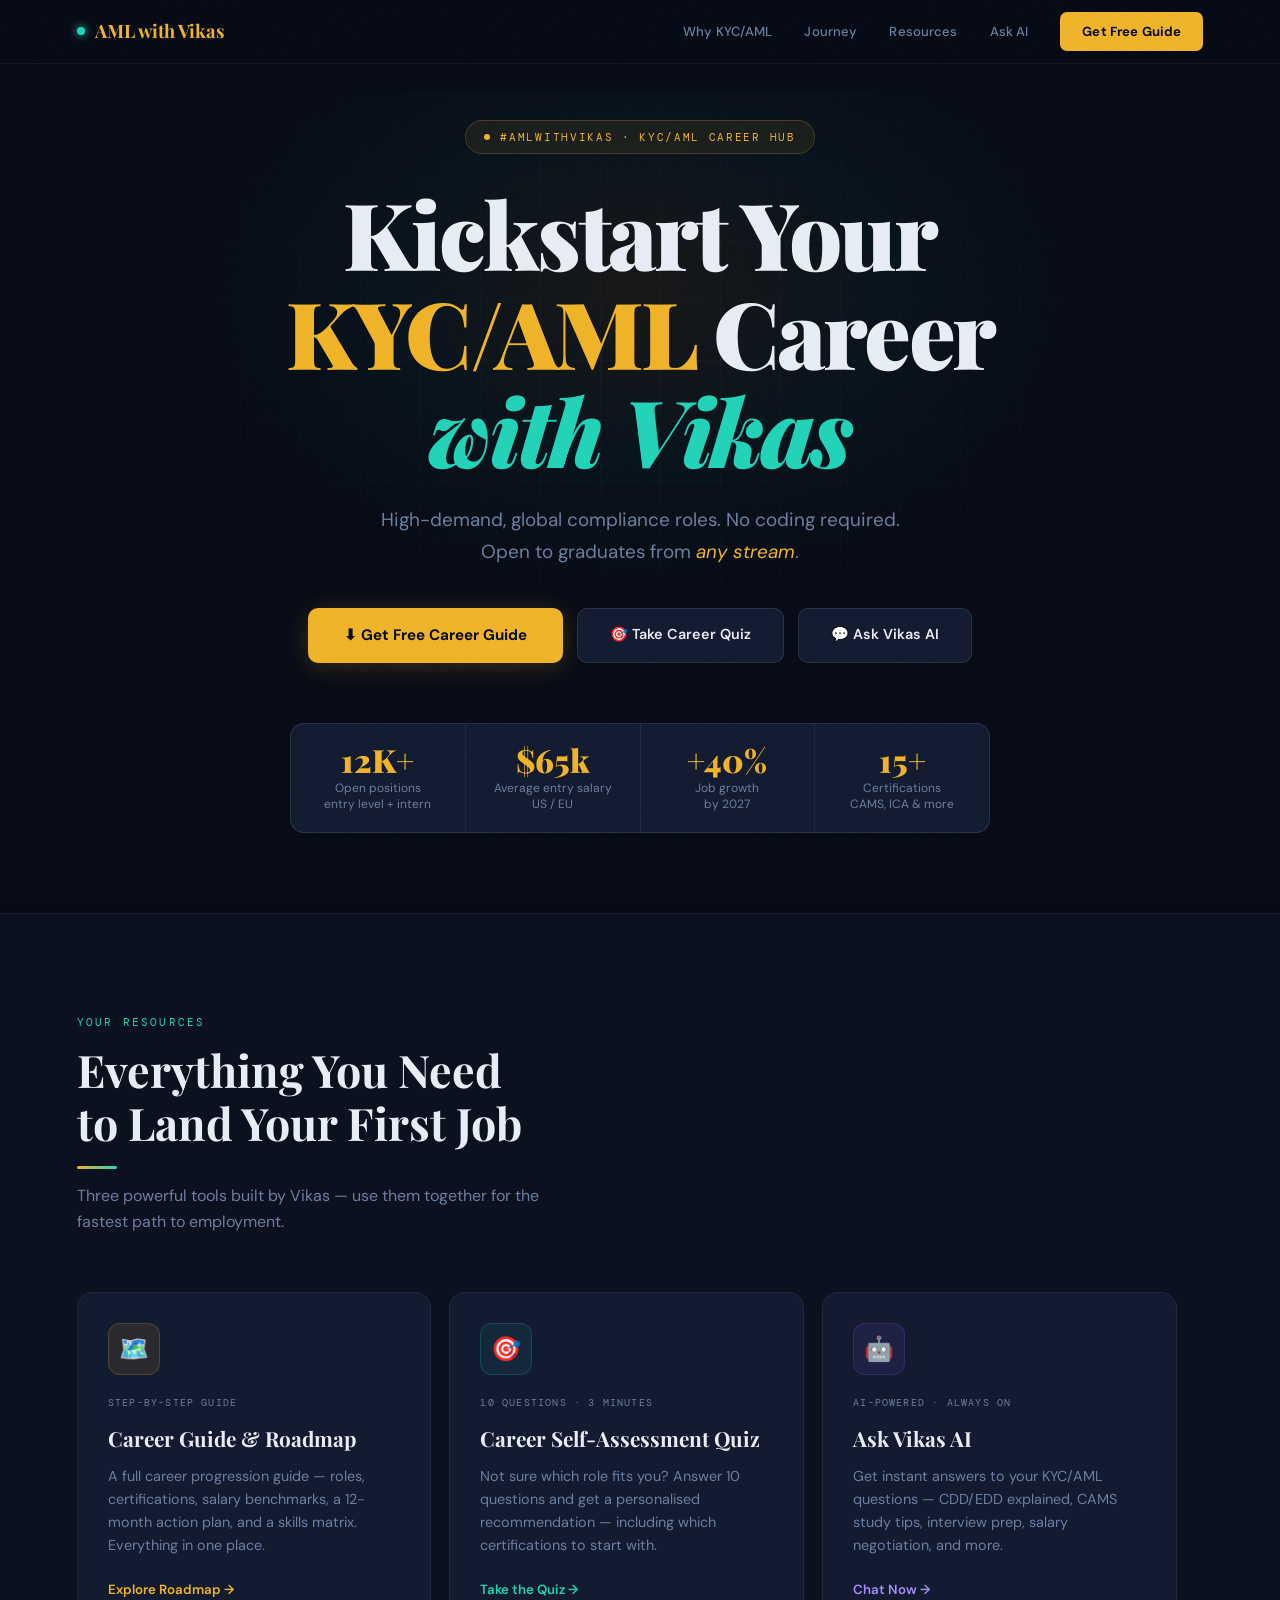
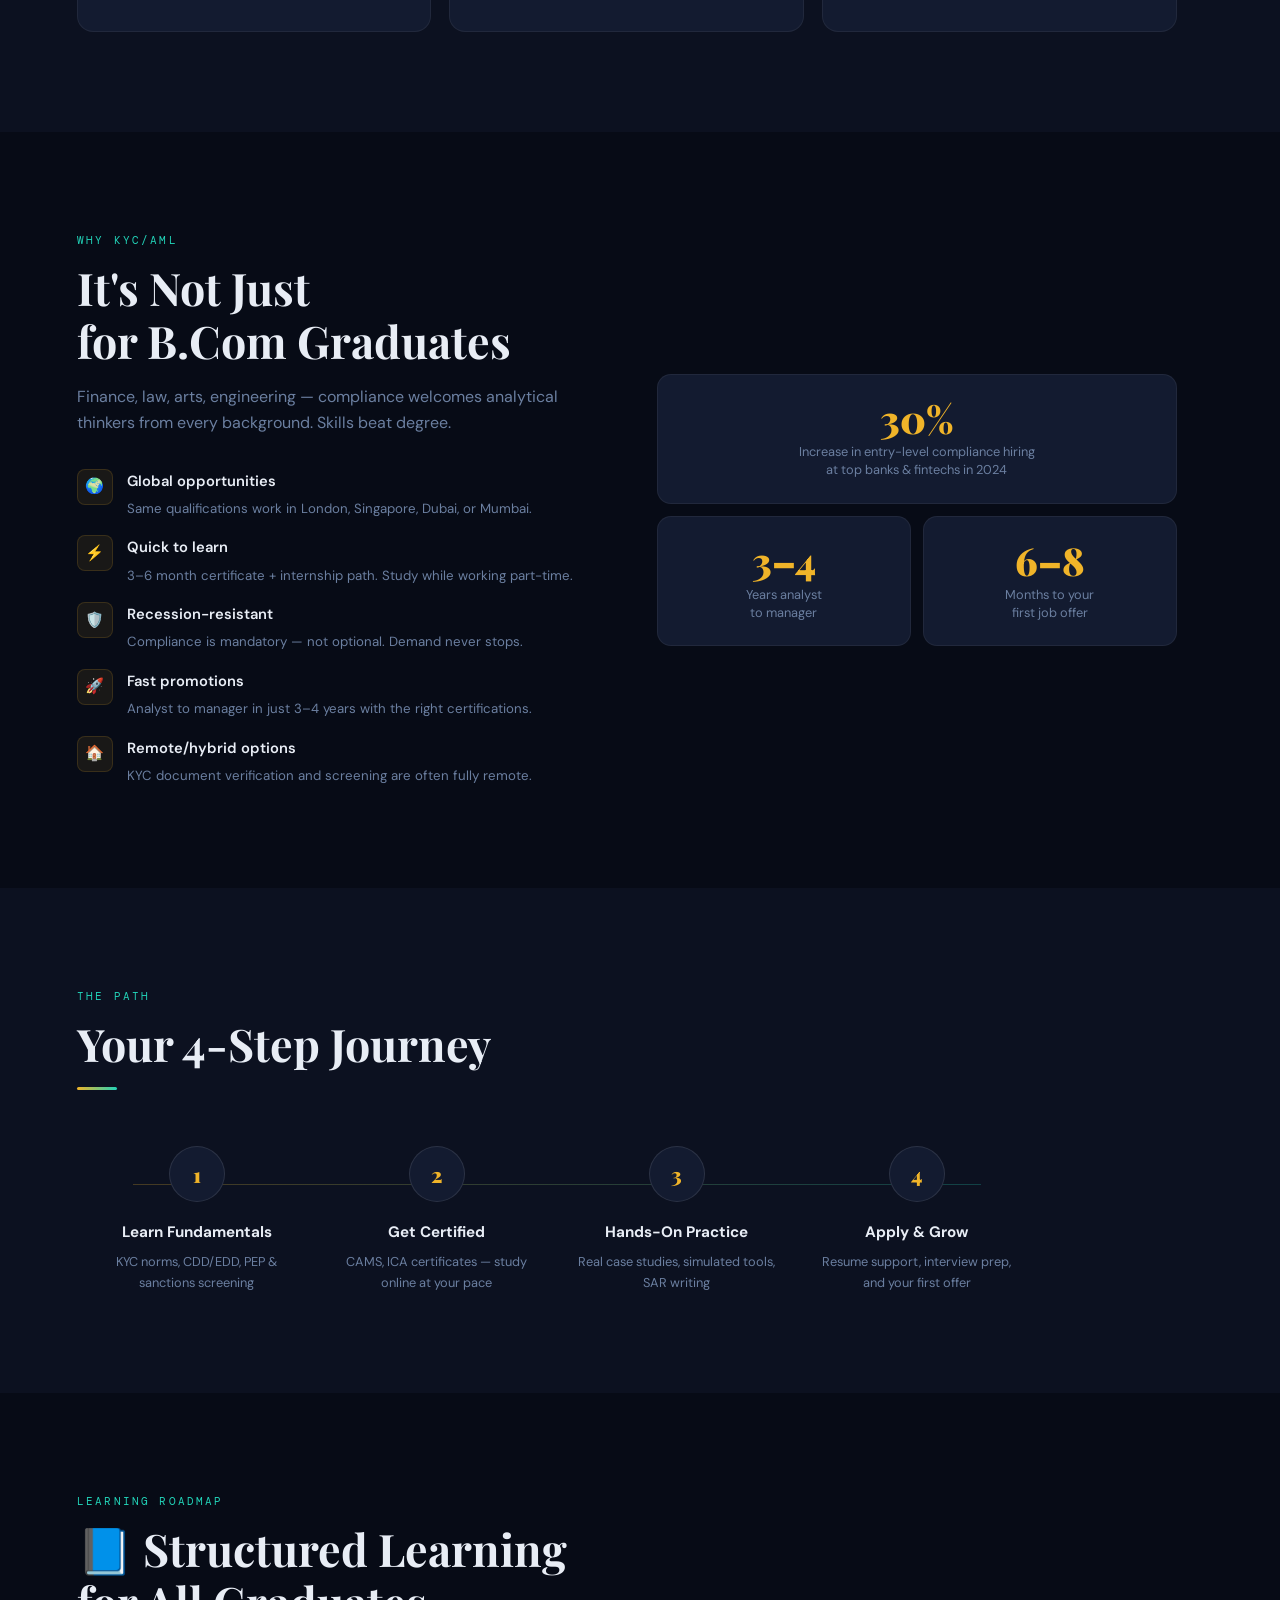
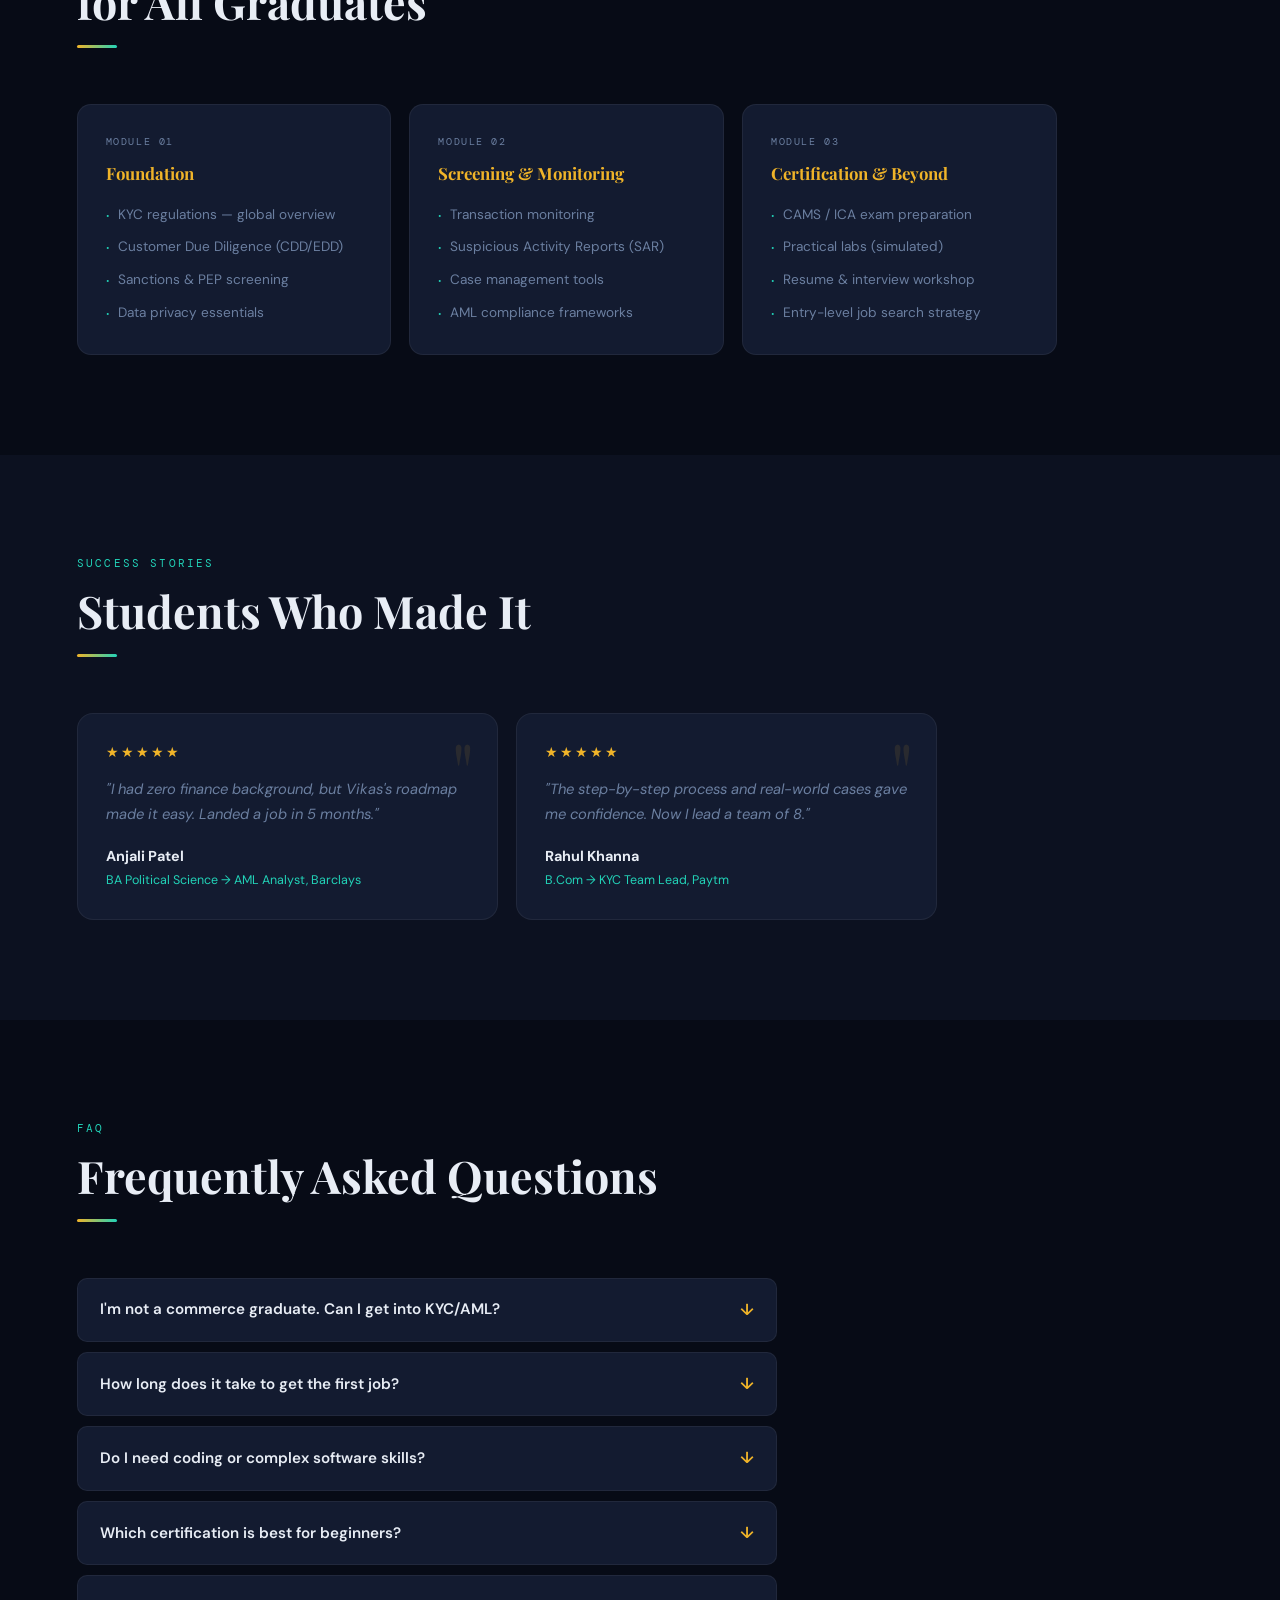
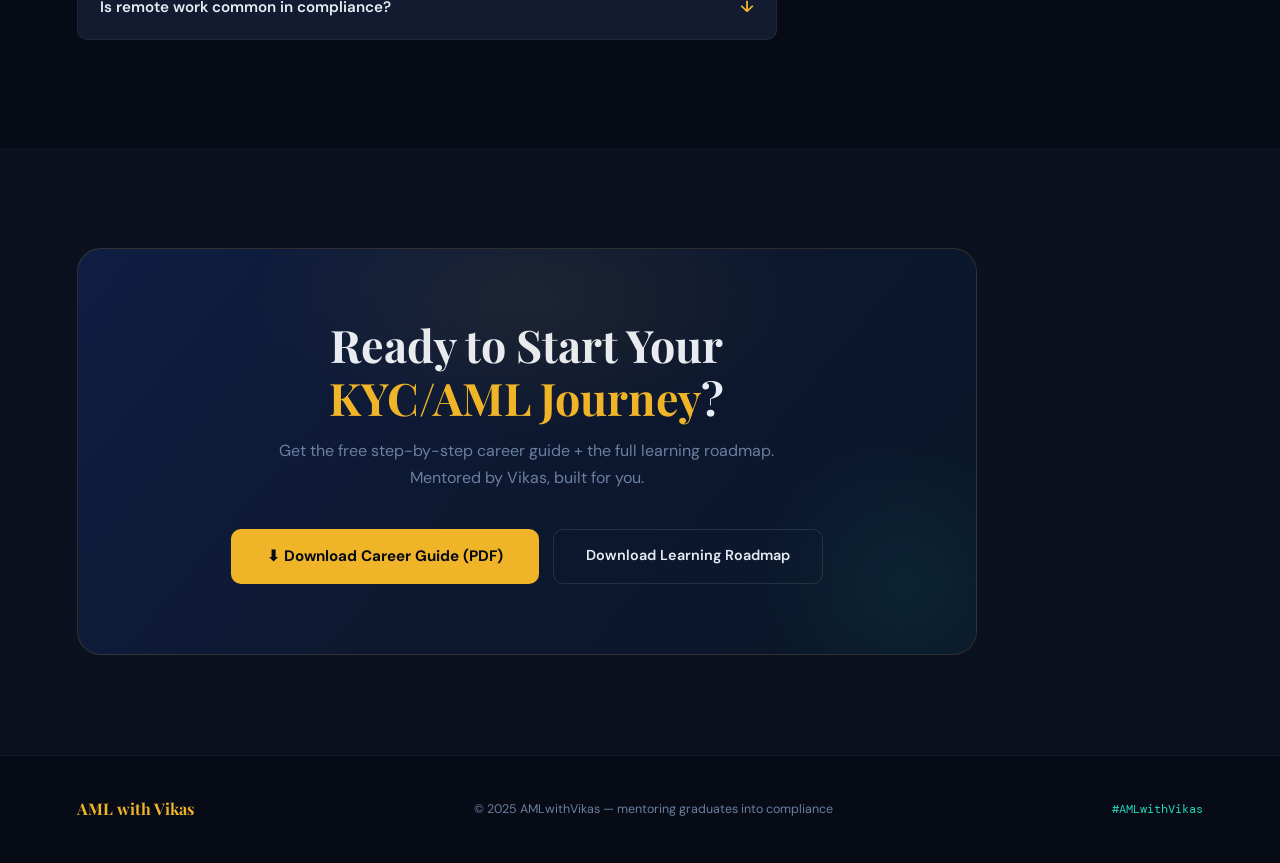
<file: index.html>
<!DOCTYPE html>
<html lang="en">
<head>
<meta charset="UTF-8"/>
<meta name="viewport" content="width=device-width, initial-scale=1.0"/>
<title>KYC/AML Career Hub — AML with Vikas</title>
<link href="https://fonts.googleapis.com/css2?family=Playfair+Display:ital,wght@0,700;0,900;1,700&family=DM+Sans:wght@300;400;500;600&family=DM+Mono:wght@400;500&display=swap" rel="stylesheet"/>
<style>
  :root {
    --bg: #070b16;
    --bg2: #0c1120;
    --surface: #131b30;
    --surface2: #1a2440;
    --gold: #f0b429;
    --gold2: #ffd166;
    --teal: #22d3b8;
    --teal2: #06b6d4;
    --text: #e8edf5;
    --muted: #6b7fa0;
    --border: rgba(255,255,255,0.06);
    --border2: rgba(255,255,255,0.1);
  }

  *, *::before, *::after { box-sizing: border-box; margin: 0; padding: 0; }

  html { scroll-behavior: smooth; }

  body {
    background: var(--bg);
    color: var(--text);
    font-family: 'DM Sans', sans-serif;
    font-size: 16px;
    line-height: 1.65;
    overflow-x: hidden;
  }

  /* GRAIN */
  body::before {
    content: '';
    position: fixed; inset: 0;
    background-image: url("data:image/svg+xml,%3Csvg viewBox='0 0 300 300' xmlns='http://www.w3.org/2000/svg'%3E%3Cfilter id='n'%3E%3CfeTurbulence type='fractalNoise' baseFrequency='0.85' numOctaves='4' stitchTiles='stitch'/%3E%3C/filter%3E%3Crect width='100%25' height='100%25' filter='url(%23n)' opacity='0.045'/%3E%3C/svg%3E");
    pointer-events: none; z-index: 9999; opacity: 0.4;
  }

  /* ── NAV ── */
  nav {
    position: fixed; top: 0; left: 0; right: 0; z-index: 100;
    background: rgba(7,11,22,0.88);
    backdrop-filter: blur(20px) saturate(1.8);
    border-bottom: 1px solid var(--border);
    padding: 0 6%;
    height: 64px;
    display: flex; align-items: center; justify-content: space-between;
  }
  .nav-brand {
    display: flex; align-items: center; gap: 10px;
    font-family: 'Playfair Display', serif;
    font-size: 1.15rem; font-weight: 700; color: var(--gold);
    text-decoration: none;
  }
  .nav-brand-dot {
    width: 8px; height: 8px; border-radius: 50%;
    background: var(--teal);
    box-shadow: 0 0 8px var(--teal);
  }
  .nav-links { display: flex; align-items: center; gap: 32px; }
  .nav-links a {
    font-size: 0.82rem; color: var(--muted);
    text-decoration: none; font-weight: 500;
    transition: color 0.2s; letter-spacing: 0.01em;
  }
  .nav-links a:hover { color: var(--text); }
  .nav-cta {
    background: var(--gold) !important; color: #070b16 !important;
    font-weight: 700 !important; padding: 9px 22px !important;
    border-radius: 7px; font-size: 0.82rem !important;
    transition: transform 0.2s, box-shadow 0.2s !important;
  }
  .nav-cta:hover { transform: translateY(-1px) !important; box-shadow: 0 6px 18px rgba(240,180,41,0.3) !important; color: #070b16 !important; }
  @media (max-width: 700px) { .nav-links { gap: 16px; } .nav-links a:not(.nav-cta):not(:last-child) { display: none; } }

  /* ── HERO ── */
  .hero {
    min-height: 100vh;
    display: flex; flex-direction: column;
    align-items: center; justify-content: center;
    text-align: center;
    padding: 120px 6% 80px;
    position: relative;
    overflow: hidden;
  }

  /* Ambient glows */
  .hero::before {
    content: '';
    position: absolute; top: 10%; left: 50%; transform: translateX(-50%);
    width: 900px; height: 500px;
    background: radial-gradient(ellipse at 50% 40%, rgba(240,180,41,0.07) 0%, rgba(34,211,184,0.04) 40%, transparent 70%);
    pointer-events: none;
  }
  .hero::after {
    content: '';
    position: absolute; bottom: 0; left: 0; right: 0; height: 200px;
    background: linear-gradient(to bottom, transparent, var(--bg));
    pointer-events: none;
  }

  /* Grid lines bg */
  .hero-grid {
    position: absolute; inset: 0;
    background-image:
      linear-gradient(rgba(255,255,255,0.025) 1px, transparent 1px),
      linear-gradient(90deg, rgba(255,255,255,0.025) 1px, transparent 1px);
    background-size: 60px 60px;
    mask-image: radial-gradient(ellipse 80% 60% at 50% 40%, black, transparent);
    pointer-events: none;
  }

  .hero-inner { position: relative; z-index: 1; max-width: 860px; }

  .hero-eyebrow {
    display: inline-flex; align-items: center; gap: 10px;
    background: rgba(240,180,41,0.08);
    border: 1px solid rgba(240,180,41,0.2);
    border-radius: 100px;
    padding: 7px 18px; margin-bottom: 30px;
    animation: fadeUp 0.6s ease both;
  }
  .hero-eyebrow-dot {
    width: 6px; height: 6px; border-radius: 50%;
    background: var(--gold); flex-shrink: 0;
  }
  .hero-eyebrow span {
    font-family: 'DM Mono', monospace; font-size: 0.7rem;
    letter-spacing: 0.15em; text-transform: uppercase; color: var(--gold);
  }

  h1 {
    font-family: 'Playfair Display', serif;
    font-size: clamp(2.8rem, 8vw, 5.8rem);
    font-weight: 900; line-height: 1.06;
    letter-spacing: -0.03em; margin-bottom: 24px;
    animation: fadeUp 0.7s 0.1s ease both;
  }
  h1 .gold { color: var(--gold); }
  h1 .italic { font-style: italic; color: var(--teal); }
  h1 .outline {
    -webkit-text-stroke: 1.5px rgba(255,255,255,0.25);
    color: transparent;
  }

  .hero-sub {
    font-size: clamp(1rem, 2vw, 1.18rem);
    color: var(--muted); max-width: 540px; margin: 0 auto 40px;
    animation: fadeUp 0.7s 0.2s ease both;
    line-height: 1.7;
  }

  .hero-actions {
    display: flex; justify-content: center; flex-wrap: wrap; gap: 14px;
    margin-bottom: 60px;
    animation: fadeUp 0.7s 0.3s ease both;
  }
  .btn-hero-primary {
    background: var(--gold); color: #070b16;
    font-weight: 700; font-size: 0.95rem;
    padding: 15px 36px; border-radius: 10px;
    text-decoration: none; display: inline-block;
    transition: transform 0.2s, box-shadow 0.2s;
    box-shadow: 0 4px 24px rgba(240,180,41,0.2);
  }
  .btn-hero-primary:hover { transform: translateY(-2px); box-shadow: 0 12px 36px rgba(240,180,41,0.35); }
  .btn-hero-secondary {
    background: var(--surface); color: var(--text);
    font-weight: 600; font-size: 0.9rem;
    padding: 14px 32px; border-radius: 10px;
    border: 1px solid var(--border2);
    text-decoration: none; display: inline-block;
    transition: border-color 0.2s, background 0.2s;
  }
  .btn-hero-secondary:hover { border-color: var(--teal); background: var(--surface2); }

  /* STATS ROW */
  .stats-row {
    display: flex; justify-content: center; flex-wrap: wrap; gap: 0;
    animation: fadeUp 0.7s 0.4s ease both;
    border: 1px solid var(--border2);
    border-radius: 14px; overflow: hidden;
    max-width: 700px; margin: 0 auto;
    background: var(--surface);
  }
  .stat {
    flex: 1; min-width: 140px;
    padding: 20px 24px;
    border-right: 1px solid var(--border);
    text-align: center;
    position: relative;
  }
  .stat:last-child { border-right: none; }
  .stat-num {
    font-family: 'Playfair Display', serif;
    font-size: 2rem; font-weight: 900;
    color: var(--gold); line-height: 1;
    margin-bottom: 4px;
  }
  .stat-label { font-size: 0.75rem; color: var(--muted); line-height: 1.35; }

  /* ── TOOLS ── */
  .tools-section {
    padding: 100px 6%;
    background: var(--bg2);
    border-top: 1px solid var(--border);
  }
  .section-header { margin-bottom: 56px; }
  .section-label {
    font-family: 'DM Mono', monospace; font-size: 0.68rem;
    letter-spacing: 0.2em; text-transform: uppercase; color: var(--teal);
    display: block; margin-bottom: 12px;
  }
  h2 {
    font-family: 'Playfair Display', serif;
    font-size: clamp(1.8rem, 4vw, 2.8rem);
    font-weight: 700; line-height: 1.18; margin-bottom: 12px;
  }
  .section-desc { color: var(--muted); max-width: 480px; font-size: 1rem; }
  .divider { width: 40px; height: 3px; background: linear-gradient(90deg, var(--gold), var(--teal)); border-radius: 2px; margin: 16px 0 0; }

  .tools-grid {
    display: grid;
    grid-template-columns: repeat(auto-fit, minmax(280px, 1fr));
    gap: 18px;
    max-width: 1100px;
  }
  .tool-card {
    background: var(--surface);
    border: 1px solid var(--border);
    border-radius: 16px;
    padding: 30px;
    text-decoration: none; color: inherit;
    display: flex; flex-direction: column;
    transition: transform 0.25s, border-color 0.25s, box-shadow 0.25s;
    position: relative; overflow: hidden;
  }
  .tool-card::before {
    content: '';
    position: absolute; top: 0; left: 0; right: 0; height: 2px;
    opacity: 0; transition: opacity 0.25s;
  }
  .tool-card.gold-accent::before { background: linear-gradient(90deg, var(--gold), var(--gold2)); }
  .tool-card.teal-accent::before { background: linear-gradient(90deg, var(--teal), var(--teal2)); }
  .tool-card.purple-accent::before { background: linear-gradient(90deg, #8b5cf6, #a78bfa); }
  .tool-card:hover { transform: translateY(-5px); border-color: rgba(255,255,255,0.12); box-shadow: 0 20px 60px rgba(0,0,0,0.5); }
  .tool-card:hover::before { opacity: 1; }

  .tool-icon-wrap {
    width: 52px; height: 52px; border-radius: 12px;
    display: flex; align-items: center; justify-content: center;
    font-size: 1.5rem; margin-bottom: 20px;
    border: 1px solid var(--border);
  }
  .tool-icon-wrap.gold-bg { background: rgba(240,180,41,0.1); border-color: rgba(240,180,41,0.2); }
  .tool-icon-wrap.teal-bg { background: rgba(34,211,184,0.08); border-color: rgba(34,211,184,0.2); }
  .tool-icon-wrap.purple-bg { background: rgba(139,92,246,0.1); border-color: rgba(139,92,246,0.2); }
  .tool-tag {
    font-family: 'DM Mono', monospace; font-size: 0.62rem;
    letter-spacing: 0.12em; text-transform: uppercase;
    margin-bottom: 10px; color: var(--muted);
  }
  .tool-title {
    font-family: 'Playfair Display', serif;
    font-size: 1.3rem; font-weight: 700; margin-bottom: 10px;
  }
  .tool-desc { color: var(--muted); font-size: 0.9rem; line-height: 1.6; flex: 1; margin-bottom: 22px; }
  .tool-link {
    font-size: 0.83rem; font-weight: 600;
    display: flex; align-items: center; gap: 6px;
    transition: gap 0.2s;
  }
  .tool-card:hover .tool-link { gap: 10px; }
  .tool-card.gold-accent .tool-link { color: var(--gold); }
  .tool-card.teal-accent .tool-link { color: var(--teal); }
  .tool-card.purple-accent .tool-link { color: #a78bfa; }

  /* ── WHY SECTION ── */
  .why-section { padding: 100px 6%; }
  .why-grid {
    display: grid;
    grid-template-columns: 1fr 1fr;
    gap: 60px; align-items: center;
    max-width: 1100px;
  }
  @media (max-width: 768px) { .why-grid { grid-template-columns: 1fr; gap: 40px; } }
  .why-left h2 { margin-bottom: 16px; }
  .why-left p { color: var(--muted); margin-bottom: 32px; }
  .why-list { list-style: none; display: flex; flex-direction: column; gap: 14px; }
  .why-item {
    display: flex; gap: 14px; align-items: flex-start;
  }
  .why-icon {
    width: 36px; height: 36px; flex-shrink: 0;
    border-radius: 8px;
    background: rgba(240,180,41,0.08);
    border: 1px solid rgba(240,180,41,0.15);
    display: flex; align-items: center; justify-content: center;
    font-size: 0.95rem;
  }
  .why-text strong { display: block; font-size: 0.92rem; font-weight: 600; margin-bottom: 2px; }
  .why-text span { font-size: 0.83rem; color: var(--muted); }

  .why-right {
    display: grid; grid-template-columns: 1fr 1fr; gap: 12px;
  }
  .metric-card {
    background: var(--surface);
    border: 1px solid var(--border);
    border-radius: 14px; padding: 24px 20px;
    text-align: center;
  }
  .metric-card:nth-child(1) { grid-column: span 2; }
  .metric-num {
    font-family: 'Playfair Display', serif;
    font-size: 2.4rem; font-weight: 900;
    color: var(--gold); line-height: 1; margin-bottom: 6px;
  }
  .metric-label { font-size: 0.8rem; color: var(--muted); line-height: 1.4; }

  /* ── JOURNEY STEPS ── */
  .journey-section { padding: 100px 6%; background: var(--bg2); }
  .steps-row {
    display: flex; flex-wrap: wrap; gap: 0;
    max-width: 960px;
    position: relative;
  }
  .steps-row::before {
    content: '';
    position: absolute; top: 38px; left: 56px; right: 56px; height: 1px;
    background: linear-gradient(90deg, var(--gold), var(--teal));
    opacity: 0.25;
  }
  @media (max-width: 700px) { .steps-row::before { display: none; } }
  .step {
    flex: 1; min-width: 180px;
    padding: 0 20px 0;
    text-align: center;
  }
  .step-circle {
    width: 56px; height: 56px; border-radius: 50%;
    background: var(--surface); border: 1px solid var(--border2);
    display: flex; align-items: center; justify-content: center;
    margin: 0 auto 18px;
    font-family: 'Playfair Display', serif;
    font-size: 1.3rem; font-weight: 900; color: var(--gold);
    position: relative; z-index: 1;
    transition: background 0.25s, border-color 0.25s;
  }
  .step:hover .step-circle {
    background: rgba(240,180,41,0.1);
    border-color: rgba(240,180,41,0.4);
  }
  .step-title { font-weight: 700; font-size: 0.95rem; margin-bottom: 6px; }
  .step-desc { font-size: 0.8rem; color: var(--muted); }

  /* ── MODULES ── */
  .modules-section { padding: 100px 6%; }
  .modules-grid {
    display: grid;
    grid-template-columns: repeat(3, 1fr);
    gap: 18px; max-width: 980px;
  }
  @media (max-width: 768px) { .modules-grid { grid-template-columns: 1fr; } }
  .module-card {
    background: var(--surface);
    border: 1px solid var(--border);
    border-radius: 14px; padding: 28px;
    transition: transform 0.25s, border-color 0.25s;
  }
  .module-card:hover { transform: translateY(-3px); border-color: rgba(240,180,41,0.2); }
  .module-num {
    font-family: 'DM Mono', monospace; font-size: 0.65rem;
    letter-spacing: 0.15em; text-transform: uppercase;
    color: var(--muted); margin-bottom: 10px;
  }
  .module-title {
    font-family: 'Playfair Display', serif;
    font-size: 1.05rem; font-weight: 700; margin-bottom: 16px;
    color: var(--gold);
  }
  .module-list { list-style: none; display: flex; flex-direction: column; gap: 8px; }
  .module-list li {
    font-size: 0.85rem; color: var(--muted);
    display: flex; gap: 9px; align-items: flex-start;
  }
  .module-list li::before {
    content: '·'; color: var(--teal); flex-shrink: 0;
    font-size: 1.1rem; line-height: 1.4;
  }

  /* ── TESTIMONIALS ── */
  .testimonials { padding: 100px 6%; background: var(--bg2); }
  .testi-grid { display: grid; grid-template-columns: 1fr 1fr; gap: 18px; max-width: 860px; }
  @media (max-width: 600px) { .testi-grid { grid-template-columns: 1fr; } }
  .testi-card {
    background: var(--surface);
    border: 1px solid var(--border);
    border-radius: 16px; padding: 28px;
    position: relative;
  }
  .testi-card::before {
    content: '"';
    position: absolute; top: 16px; right: 22px;
    font-family: 'Playfair Display', serif;
    font-size: 5rem; color: rgba(240,180,41,0.1);
    line-height: 1;
  }
  .stars { color: var(--gold); font-size: 0.85rem; margin-bottom: 12px; letter-spacing: 2px; }
  .testi-text { font-size: 0.92rem; color: var(--muted); line-height: 1.7; margin-bottom: 18px; font-style: italic; }
  .testi-name { font-weight: 700; font-size: 0.9rem; margin-bottom: 2px; }
  .testi-role { font-size: 0.78rem; color: var(--teal); }

  /* ── FAQ ── */
  .faq-section { padding: 100px 6%; }
  .faq-list { max-width: 700px; display: flex; flex-direction: column; gap: 2px; }
  .faq-item {
    background: var(--surface);
    border: 1px solid var(--border);
    border-radius: 10px; overflow: hidden;
    margin-bottom: 8px;
  }
  .faq-q {
    padding: 18px 22px; font-weight: 600; font-size: 0.95rem;
    cursor: pointer;
    display: flex; justify-content: space-between; align-items: center;
    user-select: none;
    transition: background 0.2s;
  }
  .faq-q:hover { background: var(--surface2); }
  .faq-arrow { color: var(--gold); font-size: 1rem; transition: transform 0.25s; flex-shrink: 0; }
  .faq-a {
    max-height: 0; overflow: hidden;
    transition: max-height 0.35s ease, padding 0.25s;
    font-size: 0.88rem; color: var(--muted); line-height: 1.7;
    padding: 0 22px;
  }
  .faq-item.open .faq-a { max-height: 200px; padding: 0 22px 18px; }
  .faq-item.open .faq-arrow { transform: rotate(180deg); }

  /* ── CTA ── */
  .cta-section {
    padding: 100px 6%;
    background: var(--bg2);
  }
  .cta-box {
    background: linear-gradient(130deg, #0f1e42 0%, #0d1830 50%, #091628 100%);
    border: 1px solid rgba(240,180,41,0.15);
    border-radius: 24px;
    padding: 70px 60px;
    text-align: center;
    position: relative; overflow: hidden;
    max-width: 900px;
  }
  .cta-box::before {
    content: '';
    position: absolute; top: -100px; left: 50%; transform: translateX(-50%);
    width: 600px; height: 300px;
    background: radial-gradient(ellipse, rgba(240,180,41,0.07), transparent 65%);
    pointer-events: none;
  }
  .cta-box::after {
    content: '';
    position: absolute; bottom: -80px; right: -80px;
    width: 300px; height: 300px;
    background: radial-gradient(circle, rgba(34,211,184,0.07), transparent 70%);
    pointer-events: none;
  }
  .cta-box h2 { font-size: clamp(1.8rem, 4vw, 2.8rem); margin-bottom: 14px; }
  .cta-box p { color: var(--muted); max-width: 500px; margin: 0 auto 38px; }
  .cta-btns { display: flex; justify-content: center; flex-wrap: wrap; gap: 14px; }
  .btn-cta {
    background: var(--gold); color: #070b16; font-weight: 700;
    font-size: 0.95rem; padding: 15px 36px; border-radius: 10px;
    text-decoration: none; display: inline-block;
    transition: transform 0.2s, box-shadow 0.2s;
  }
  .btn-cta:hover { transform: translateY(-2px); box-shadow: 0 12px 36px rgba(240,180,41,0.3); }
  .btn-cta-outline {
    background: transparent; color: var(--text); font-weight: 600;
    font-size: 0.9rem; padding: 14px 32px; border-radius: 10px;
    border: 1px solid var(--border2);
    text-decoration: none; display: inline-block;
    transition: border-color 0.2s, color 0.2s;
  }
  .btn-cta-outline:hover { border-color: var(--teal); color: var(--teal); }

  /* ── FOOTER ── */
  footer {
    padding: 40px 6%;
    border-top: 1px solid var(--border);
    display: flex; align-items: center; justify-content: space-between;
    flex-wrap: wrap; gap: 14px;
  }
  .footer-brand { font-family: 'Playfair Display', serif; font-weight: 700; color: var(--gold); font-size: 1rem; }
  footer p { font-size: 0.78rem; color: var(--muted); }

  /* ── ANIMATIONS ── */
  @keyframes fadeUp {
    from { opacity: 0; transform: translateY(20px); }
    to { opacity: 1; transform: translateY(0); }
  }
  .fade-up { opacity: 0; transform: translateY(24px); transition: opacity 0.6s ease, transform 0.6s ease; }
  .fade-up.visible { opacity: 1; transform: translateY(0); }
</style>
</head>
<body>

<!-- NAV -->
<nav>
  <a href="index.html" class="nav-brand">
    <div class="nav-brand-dot"></div>
    AML with Vikas
  </a>
  <div class="nav-links">
    <a href="#why">Why KYC/AML</a>
    <a href="#journey">Journey</a>
    <a href="#tools">Resources</a>
    <a href="chatbot.html">Ask AI</a>
    <a href="#downloads" class="nav-cta">Get Free Guide</a>
  </div>
</nav>

<!-- HERO -->
<section class="hero" id="home">
  <div class="hero-grid"></div>
  <div class="hero-inner">
    <div class="hero-eyebrow">
      <div class="hero-eyebrow-dot"></div>
      <span>#AMLwithVikas · KYC/AML Career Hub</span>
    </div>
    <h1>
      Kickstart Your<br/>
      <span class="gold">KYC/AML</span> Career<br/>
      <span class="italic">with Vikas</span>
    </h1>
    <p class="hero-sub">High-demand, global compliance roles. No coding required. Open to graduates from <em style="color:var(--gold)">any stream</em>.</p>
    <div class="hero-actions">
      <a href="#downloads" class="btn-hero-primary">⬇ Get Free Career Guide</a>
      <a href="quiz.html" class="btn-hero-secondary">🎯 Take Career Quiz</a>
      <a href="chatbot.html" class="btn-hero-secondary">💬 Ask Vikas AI</a>
    </div>
    <div class="stats-row">
      <div class="stat">
        <div class="stat-num">12K+</div>
        <div class="stat-label">Open positions<br/>entry level + intern</div>
      </div>
      <div class="stat">
        <div class="stat-num">$65k</div>
        <div class="stat-label">Average entry salary<br/>US / EU</div>
      </div>
      <div class="stat">
        <div class="stat-num">+40%</div>
        <div class="stat-label">Job growth<br/>by 2027</div>
      </div>
      <div class="stat">
        <div class="stat-num">15+</div>
        <div class="stat-label">Certifications<br/>CAMS, ICA & more</div>
      </div>
    </div>
  </div>
</section>

<!-- TOOLS / RESOURCES -->
<section class="tools-section" id="tools">
  <div class="section-header fade-up">
    <span class="section-label">Your Resources</span>
    <h2>Everything You Need<br/>to Land Your First Job</h2>
    <div class="divider"></div>
    <p class="section-desc" style="margin-top:14px;">Three powerful tools built by Vikas — use them together for the fastest path to employment.</p>
  </div>
  <div class="tools-grid fade-up">
    <a href="career-guide-roadmap.html" class="tool-card gold-accent">
      <div class="tool-icon-wrap gold-bg">🗺️</div>
      <div class="tool-tag">Step-by-step guide</div>
      <div class="tool-title">Career Guide & Roadmap</div>
      <p class="tool-desc">A full career progression guide — roles, certifications, salary benchmarks, a 12-month action plan, and a skills matrix. Everything in one place.</p>
      <div class="tool-link">Explore Roadmap →</div>
    </a>
    <a href="quiz.html" class="tool-card teal-accent">
      <div class="tool-icon-wrap teal-bg">🎯</div>
      <div class="tool-tag">10 questions · 3 minutes</div>
      <div class="tool-title">Career Self-Assessment Quiz</div>
      <p class="tool-desc">Not sure which role fits you? Answer 10 questions and get a personalised recommendation — including which certifications to start with.</p>
      <div class="tool-link">Take the Quiz →</div>
    </a>
    <a href="chatbot.html" class="tool-card purple-accent">
      <div class="tool-icon-wrap purple-bg">🤖</div>
      <div class="tool-tag">AI-powered · Always on</div>
      <div class="tool-title">Ask Vikas AI</div>
      <p class="tool-desc">Get instant answers to your KYC/AML questions — CDD/EDD explained, CAMS study tips, interview prep, salary negotiation, and more.</p>
      <div class="tool-link">Chat Now →</div>
    </a>
  </div>
</section>

<!-- WHY -->
<section class="why-section" id="why">
  <div class="why-grid">
    <div class="why-left fade-up">
      <span class="section-label">Why KYC/AML</span>
      <h2>It's Not Just<br/>for B.Com Graduates</h2>
      <p>Finance, law, arts, engineering — compliance welcomes analytical thinkers from every background. Skills beat degree.</p>
      <ul class="why-list">
        <li class="why-item">
          <div class="why-icon">🌍</div>
          <div class="why-text"><strong>Global opportunities</strong><span>Same qualifications work in London, Singapore, Dubai, or Mumbai.</span></div>
        </li>
        <li class="why-item">
          <div class="why-icon">⚡</div>
          <div class="why-text"><strong>Quick to learn</strong><span>3–6 month certificate + internship path. Study while working part-time.</span></div>
        </li>
        <li class="why-item">
          <div class="why-icon">🛡️</div>
          <div class="why-text"><strong>Recession-resistant</strong><span>Compliance is mandatory — not optional. Demand never stops.</span></div>
        </li>
        <li class="why-item">
          <div class="why-icon">🚀</div>
          <div class="why-text"><strong>Fast promotions</strong><span>Analyst to manager in just 3–4 years with the right certifications.</span></div>
        </li>
        <li class="why-item">
          <div class="why-icon">🏠</div>
          <div class="why-text"><strong>Remote/hybrid options</strong><span>KYC document verification and screening are often fully remote.</span></div>
        </li>
      </ul>
    </div>
    <div class="why-right fade-up">
      <div class="metric-card">
        <div class="metric-num">30%</div>
        <div class="metric-label">Increase in entry-level compliance hiring<br/>at top banks & fintechs in 2024</div>
      </div>
      <div class="metric-card">
        <div class="metric-num">3–4</div>
        <div class="metric-label">Years analyst<br/>to manager</div>
      </div>
      <div class="metric-card">
        <div class="metric-num">6–8</div>
        <div class="metric-label">Months to your<br/>first job offer</div>
      </div>
    </div>
  </div>
</section>

<!-- JOURNEY -->
<section class="journey-section" id="journey">
  <div class="section-header fade-up">
    <span class="section-label">The Path</span>
    <h2>Your 4-Step Journey</h2>
    <div class="divider"></div>
  </div>
  <div class="steps-row fade-up">
    <div class="step">
      <div class="step-circle">1</div>
      <div class="step-title">Learn Fundamentals</div>
      <div class="step-desc">KYC norms, CDD/EDD, PEP & sanctions screening</div>
    </div>
    <div class="step">
      <div class="step-circle">2</div>
      <div class="step-title">Get Certified</div>
      <div class="step-desc">CAMS, ICA certificates — study online at your pace</div>
    </div>
    <div class="step">
      <div class="step-circle">3</div>
      <div class="step-title">Hands-On Practice</div>
      <div class="step-desc">Real case studies, simulated tools, SAR writing</div>
    </div>
    <div class="step">
      <div class="step-circle">4</div>
      <div class="step-title">Apply & Grow</div>
      <div class="step-desc">Resume support, interview prep, and your first offer</div>
    </div>
  </div>
</section>

<!-- MODULES -->
<section class="modules-section" id="modules">
  <div class="section-header fade-up">
    <span class="section-label">Learning Roadmap</span>
    <h2>📘 Structured Learning<br/>for All Graduates</h2>
    <div class="divider"></div>
  </div>
  <div class="modules-grid fade-up">
    <div class="module-card">
      <div class="module-num">Module 01</div>
      <div class="module-title">Foundation</div>
      <ul class="module-list">
        <li>KYC regulations — global overview</li>
        <li>Customer Due Diligence (CDD/EDD)</li>
        <li>Sanctions & PEP screening</li>
        <li>Data privacy essentials</li>
      </ul>
    </div>
    <div class="module-card">
      <div class="module-num">Module 02</div>
      <div class="module-title">Screening & Monitoring</div>
      <ul class="module-list">
        <li>Transaction monitoring</li>
        <li>Suspicious Activity Reports (SAR)</li>
        <li>Case management tools</li>
        <li>AML compliance frameworks</li>
      </ul>
    </div>
    <div class="module-card">
      <div class="module-num">Module 03</div>
      <div class="module-title">Certification & Beyond</div>
      <ul class="module-list">
        <li>CAMS / ICA exam preparation</li>
        <li>Practical labs (simulated)</li>
        <li>Resume & interview workshop</li>
        <li>Entry-level job search strategy</li>
      </ul>
    </div>
  </div>
</section>

<!-- TESTIMONIALS -->
<section class="testimonials">
  <div class="section-header fade-up">
    <span class="section-label">Success Stories</span>
    <h2>Students Who Made It</h2>
    <div class="divider"></div>
  </div>
  <div class="testi-grid fade-up">
    <div class="testi-card">
      <div class="stars">★★★★★</div>
      <p class="testi-text">"I had zero finance background, but Vikas's roadmap made it easy. Landed a job in 5 months."</p>
      <div class="testi-name">Anjali Patel</div>
      <div class="testi-role">BA Political Science → AML Analyst, Barclays</div>
    </div>
    <div class="testi-card">
      <div class="stars">★★★★★</div>
      <p class="testi-text">"The step-by-step process and real-world cases gave me confidence. Now I lead a team of 8."</p>
      <div class="testi-name">Rahul Khanna</div>
      <div class="testi-role">B.Com → KYC Team Lead, Paytm</div>
    </div>
  </div>
</section>

<!-- FAQ -->
<section class="faq-section">
  <div class="section-header fade-up">
    <span class="section-label">FAQ</span>
    <h2>Frequently Asked Questions</h2>
    <div class="divider"></div>
  </div>
  <div class="faq-list fade-up">
    <div class="faq-item">
      <div class="faq-q" onclick="toggleFaq(this)">I'm not a commerce graduate. Can I get into KYC/AML? <span class="faq-arrow">↓</span></div>
      <div class="faq-a">Absolutely. KYC/AML values analytical thinking and attention to detail over your specific degree. Many successful professionals come from law, arts, or even engineering. Vikas himself has mentored students from every background into successful compliance careers.</div>
    </div>
    <div class="faq-item">
      <div class="faq-q" onclick="toggleFaq(this)">How long does it take to get the first job? <span class="faq-arrow">↓</span></div>
      <div class="faq-a">With focused learning (3–4 months for certification + 1–2 months for applications), most candidates secure an entry-level role within 6–8 months. Vikas's mentorship helps you skip common mistakes that slow people down.</div>
    </div>
    <div class="faq-item">
      <div class="faq-q" onclick="toggleFaq(this)">Do I need coding or complex software skills? <span class="faq-arrow">↓</span></div>
      <div class="faq-a">No coding required. You'll use basic office tools and specialized compliance software like WorldCheck and case management systems — all of which are taught on the job or in Vikas's program.</div>
    </div>
    <div class="faq-item">
      <div class="faq-q" onclick="toggleFaq(this)">Which certification is best for beginners? <span class="faq-arrow">↓</span></div>
      <div class="faq-a">Start with the ICA Certificate in KYC or the ACAMS Foundations Certificate. Then work towards CAMS — the global gold standard that opens doors at top banks and fintechs worldwide.</div>
    </div>
    <div class="faq-item">
      <div class="faq-q" onclick="toggleFaq(this)">Is remote work common in compliance? <span class="faq-arrow">↓</span></div>
      <div class="faq-a">Yes! A large portion of KYC (document verification, data entry, screening) can be done remotely, and many companies now offer hybrid or fully remote options — especially fintechs and BPO firms.</div>
    </div>
  </div>
</section>

<!-- CTA / DOWNLOADS -->
<section class="cta-section" id="downloads">
  <div class="cta-box fade-up">
    <h2>Ready to Start Your<br/><span style="color:var(--gold)">KYC/AML Journey</span>?</h2>
    <p>Get the free step-by-step career guide + the full learning roadmap. Mentored by Vikas, built for you.</p>
    <div class="cta-btns">
      <a href="guide.pdf" class="btn-cta">⬇ Download Career Guide (PDF)</a>
      <a href="Roadmap.pdf" class="btn-cta-outline">Download Learning Roadmap</a>
    </div>
  </div>
</section>

<!-- FOOTER -->
<footer>
  <div class="footer-brand">AML with Vikas</div>
  <p>© 2025 AMLwithVikas — mentoring graduates into compliance</p>
  <p style="color:var(--teal); font-size:0.78rem; font-family:'DM Mono',monospace;">#AMLwithVikas</p>
</footer>

<script>
  // FAQ toggle
  function toggleFaq(el) {
    const item = el.parentElement;
    item.classList.toggle('open');
  }

  // Scroll animations
  const observer = new IntersectionObserver((entries) => {
    entries.forEach(entry => {
      if (entry.isIntersecting) {
        entry.target.classList.add('visible');
        observer.unobserve(entry.target);
      }
    });
  }, { threshold: 0.12 });

  document.querySelectorAll('.fade-up').forEach(el => observer.observe(el));
</script>
</body>
</html>
</file>
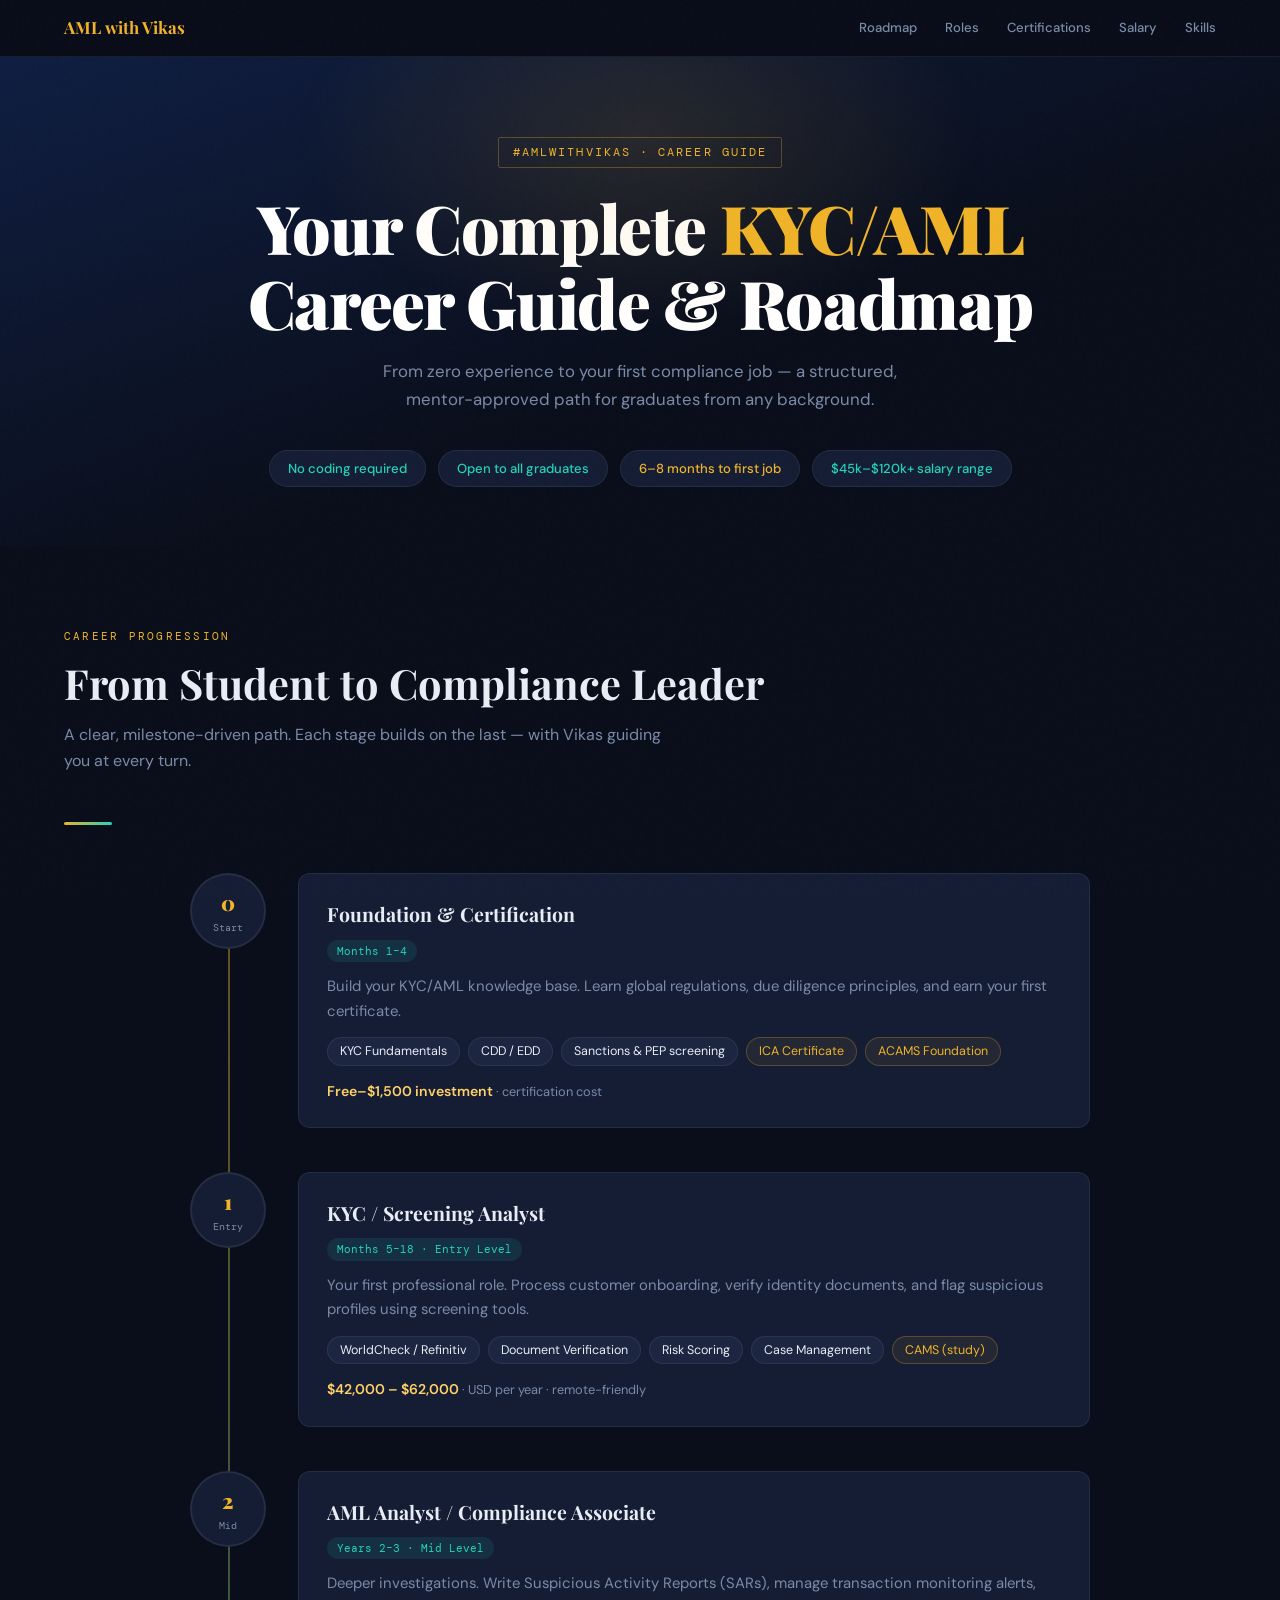
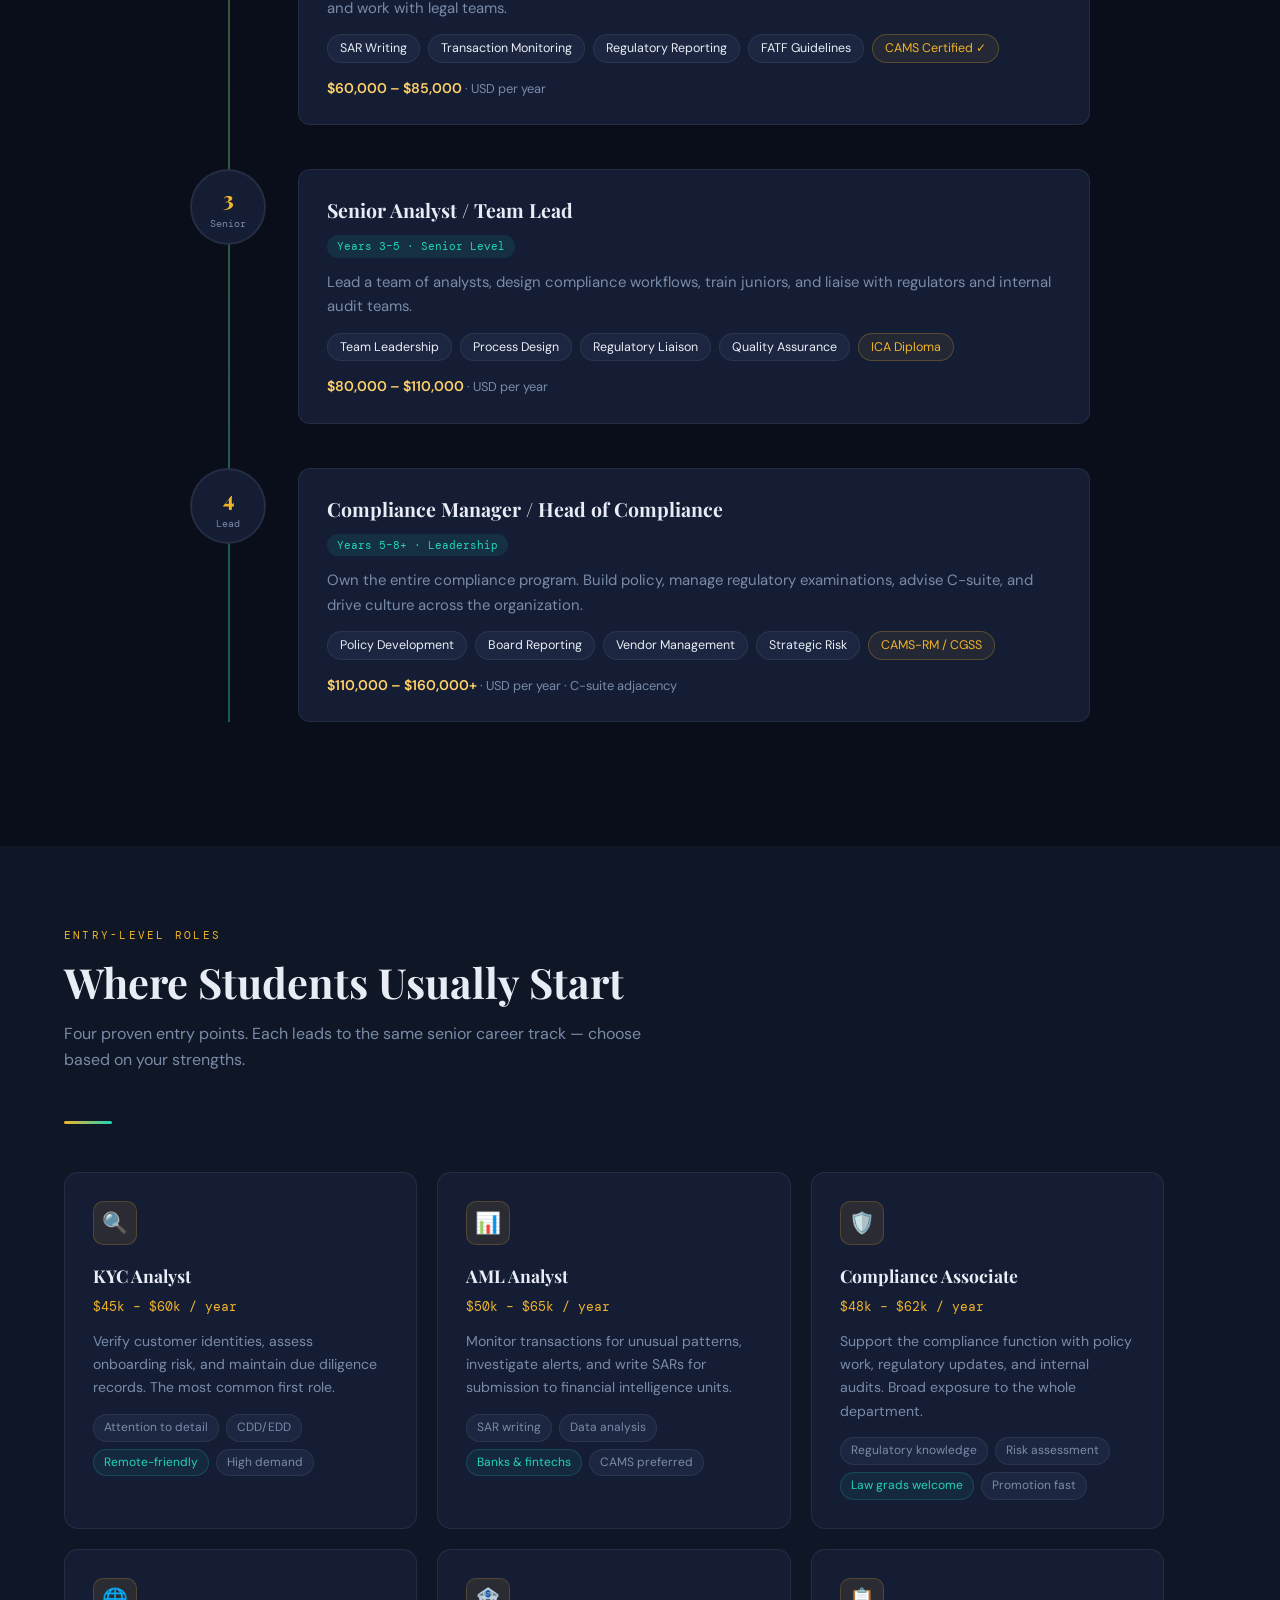
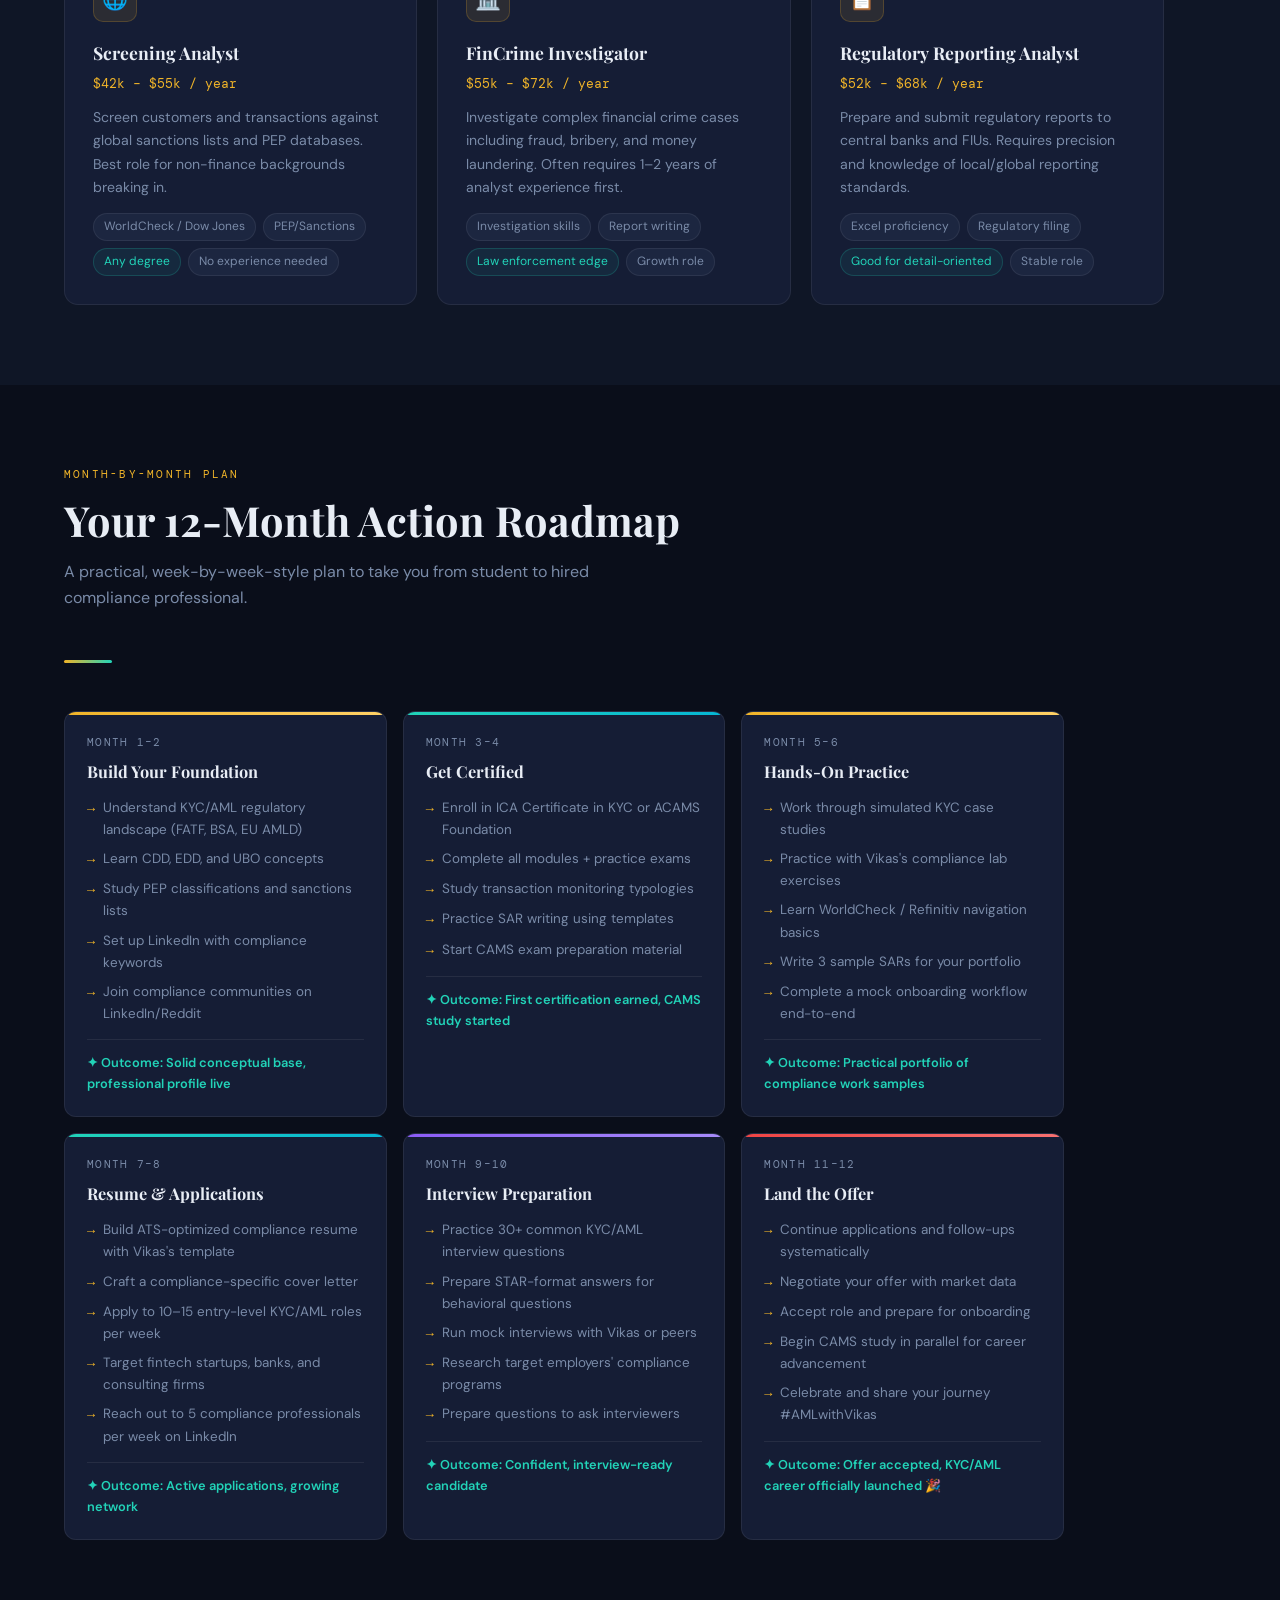
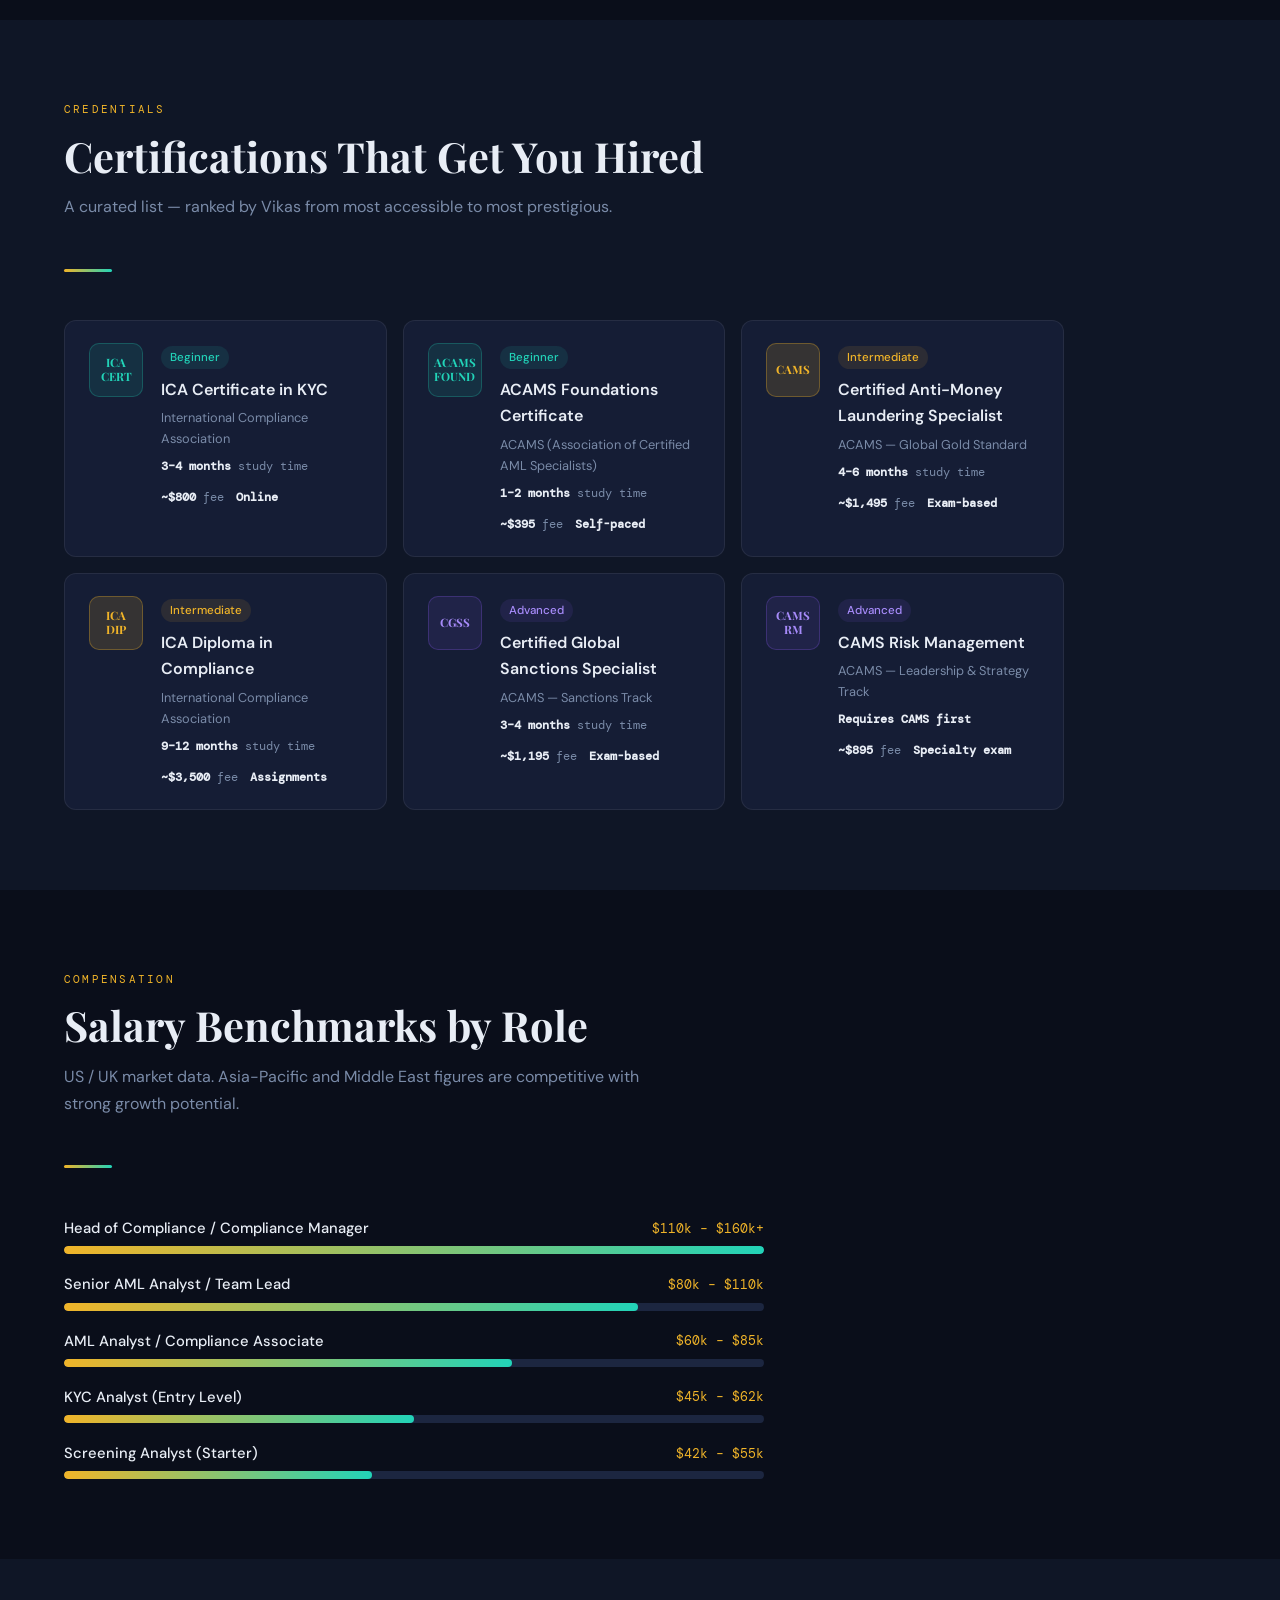
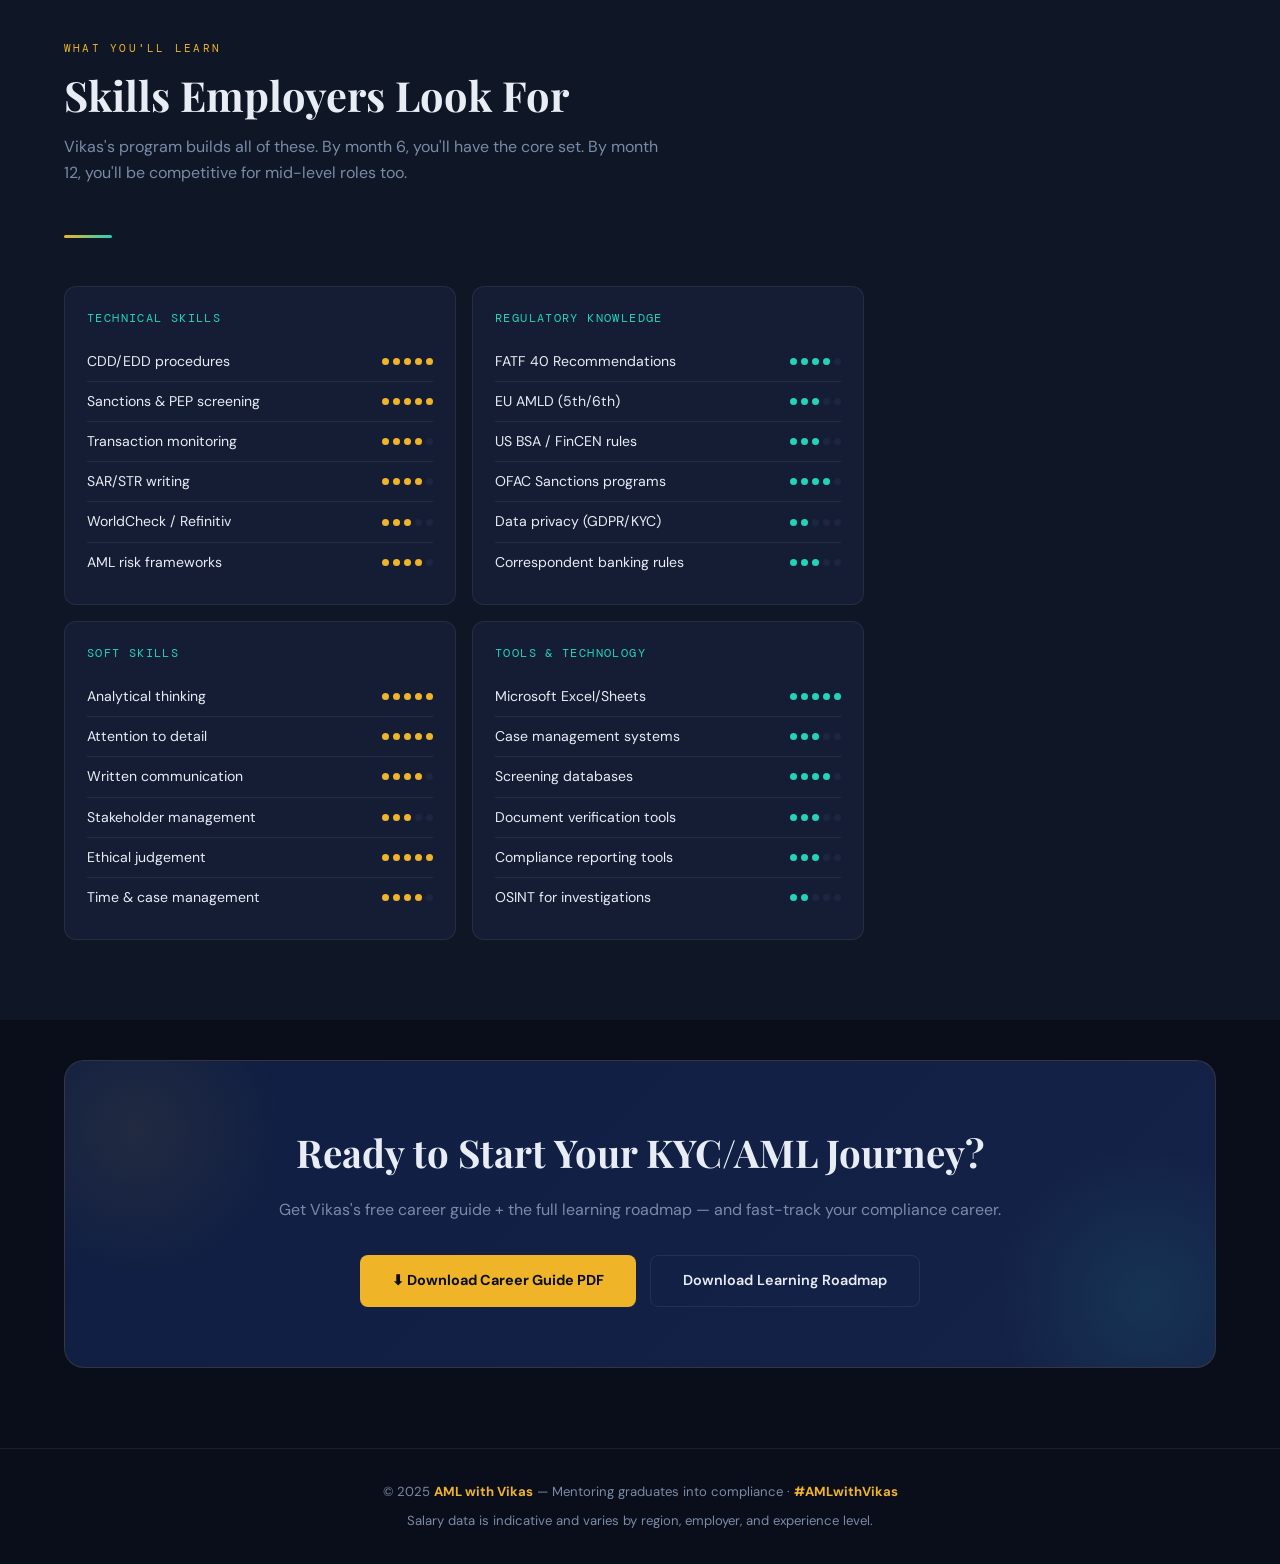
<file: career-guide-roadmap.html>
<!DOCTYPE html>
<html lang="en">
<head>
<meta charset="UTF-8"/>
<meta name="viewport" content="width=device-width, initial-scale=1.0"/>
<title>Career Guide & Roadmap — AML with Vikas</title>
<link href="https://fonts.googleapis.com/css2?family=Playfair+Display:wght@700;900&family=DM+Sans:wght@300;400;500;600&family=DM+Mono:wght@400;500&display=swap" rel="stylesheet"/>
<style>
  :root {
    --bg: #0a0e1a;
    --bg2: #0f1626;
    --surface: #151d35;
    --surface2: #1c2640;
    --gold: #f0b429;
    --gold2: #ffd166;
    --teal: #22d3b8;
    --teal2: #06b6a0;
    --red: #ef4444;
    --text: #e8edf5;
    --muted: #7a8ba8;
    --border: rgba(255,255,255,0.07);
    --glow: rgba(240,180,41,0.18);
  }

  *, *::before, *::after { box-sizing: border-box; margin: 0; padding: 0; }

  body {
    background: var(--bg);
    color: var(--text);
    font-family: 'DM Sans', sans-serif;
    font-size: 16px;
    line-height: 1.65;
    overflow-x: hidden;
  }

  /* ── NOISE OVERLAY ── */
  body::before {
    content: '';
    position: fixed;
    inset: 0;
    background-image: url("data:image/svg+xml,%3Csvg viewBox='0 0 256 256' xmlns='http://www.w3.org/2000/svg'%3E%3Cfilter id='noise'%3E%3CfeTurbulence type='fractalNoise' baseFrequency='0.9' numOctaves='4' stitchTiles='stitch'/%3E%3C/filter%3E%3Crect width='100%25' height='100%25' filter='url(%23noise)' opacity='0.04'/%3E%3C/svg%3E");
    pointer-events: none;
    z-index: 999;
    opacity: 0.35;
  }

  /* ── HEADER ── */
  header {
    position: relative;
    padding: 80px 5% 60px;
    text-align: center;
    background: linear-gradient(160deg, #0f1e42 0%, #0a0e1a 60%);
    overflow: hidden;
  }
  header::after {
    content: '';
    position: absolute;
    top: -120px; left: 50%; transform: translateX(-50%);
    width: 700px; height: 400px;
    background: radial-gradient(ellipse, rgba(240,180,41,0.12) 0%, transparent 70%);
    pointer-events: none;
  }
  .brand-tag {
    display: inline-block;
    font-family: 'DM Mono', monospace;
    font-size: 0.72rem;
    letter-spacing: 0.18em;
    color: var(--gold);
    text-transform: uppercase;
    border: 1px solid rgba(240,180,41,0.3);
    padding: 5px 14px;
    border-radius: 2px;
    margin-bottom: 22px;
    animation: fadeUp 0.6s ease both;
  }
  h1.hero-title {
    font-family: 'Playfair Display', serif;
    font-size: clamp(2.4rem, 6vw, 4.2rem);
    font-weight: 900;
    line-height: 1.12;
    letter-spacing: -0.02em;
    color: #fff;
    margin-bottom: 18px;
    animation: fadeUp 0.7s 0.1s ease both;
  }
  h1.hero-title span { color: var(--gold); }
  .hero-sub {
    font-size: 1.05rem;
    color: var(--muted);
    max-width: 560px;
    margin: 0 auto 36px;
    animation: fadeUp 0.7s 0.2s ease both;
  }
  .hero-badges {
    display: flex;
    justify-content: center;
    flex-wrap: wrap;
    gap: 12px;
    animation: fadeUp 0.7s 0.3s ease both;
  }
  .badge {
    background: var(--surface);
    border: 1px solid var(--border);
    border-radius: 100px;
    padding: 7px 18px;
    font-size: 0.82rem;
    font-weight: 500;
    color: var(--teal);
  }
  .badge.gold { color: var(--gold); }

  /* ── SECTION BASE ── */
  section { padding: 80px 5%; }
  .section-label {
    font-family: 'DM Mono', monospace;
    font-size: 0.7rem;
    letter-spacing: 0.2em;
    text-transform: uppercase;
    color: var(--gold);
    margin-bottom: 12px;
  }
  h2.section-title {
    font-family: 'Playfair Display', serif;
    font-size: clamp(1.8rem, 4vw, 2.6rem);
    font-weight: 700;
    line-height: 1.2;
    margin-bottom: 14px;
  }
  .section-desc { color: var(--muted); max-width: 600px; margin-bottom: 48px; }
  .divider {
    width: 48px; height: 3px;
    background: linear-gradient(90deg, var(--gold), var(--teal));
    border-radius: 2px;
    margin: 16px 0 48px;
  }

  /* ── CAREER PATH TIMELINE ── */
  .timeline {
    position: relative;
    max-width: 900px;
    margin: 0 auto;
  }
  .timeline::before {
    content: '';
    position: absolute;
    left: 38px;
    top: 0; bottom: 0;
    width: 2px;
    background: linear-gradient(180deg, var(--gold) 0%, var(--teal) 100%);
    opacity: 0.4;
  }
  .tl-item {
    display: flex;
    gap: 32px;
    margin-bottom: 44px;
    position: relative;
    animation: fadeUp 0.5s ease both;
  }
  .tl-item:nth-child(2) { animation-delay: 0.1s; }
  .tl-item:nth-child(3) { animation-delay: 0.2s; }
  .tl-item:nth-child(4) { animation-delay: 0.3s; }
  .tl-item:nth-child(5) { animation-delay: 0.4s; }
  .tl-dot {
    flex-shrink: 0;
    width: 76px; height: 76px;
    border-radius: 50%;
    background: var(--surface);
    border: 2px solid var(--border);
    display: flex;
    flex-direction: column;
    align-items: center;
    justify-content: center;
    font-family: 'Playfair Display', serif;
    font-size: 1.3rem;
    font-weight: 900;
    color: var(--gold);
    position: relative;
    z-index: 1;
  }
  .tl-dot span { font-family: 'DM Mono', monospace; font-size: 0.62rem; color: var(--muted); font-weight: 400; margin-top: 1px; }
  .tl-card {
    flex: 1;
    background: var(--surface);
    border: 1px solid var(--border);
    border-radius: 12px;
    padding: 24px 28px;
    position: relative;
    transition: border-color 0.25s, transform 0.25s;
  }
  .tl-card:hover {
    border-color: rgba(240,180,41,0.3);
    transform: translateX(4px);
  }
  .tl-card::before {
    content: '';
    position: absolute;
    left: -1px; top: 0; bottom: 0;
    width: 3px;
    border-radius: 3px 0 0 3px;
    background: var(--gold);
    opacity: 0;
    transition: opacity 0.25s;
  }
  .tl-card:hover::before { opacity: 1; }
  .tl-title {
    font-family: 'Playfair Display', serif;
    font-size: 1.22rem;
    font-weight: 700;
    margin-bottom: 6px;
  }
  .tl-time {
    display: inline-block;
    font-family: 'DM Mono', monospace;
    font-size: 0.7rem;
    color: var(--teal);
    background: rgba(34,211,184,0.1);
    padding: 2px 10px;
    border-radius: 100px;
    margin-bottom: 12px;
  }
  .tl-desc { color: var(--muted); font-size: 0.93rem; margin-bottom: 14px; }
  .tl-skills {
    display: flex;
    flex-wrap: wrap;
    gap: 8px;
  }
  .skill-pill {
    background: var(--surface2);
    border: 1px solid var(--border);
    border-radius: 100px;
    padding: 3px 12px;
    font-size: 0.78rem;
    color: var(--text);
  }
  .skill-pill.cert {
    color: var(--gold);
    border-color: rgba(240,180,41,0.25);
    background: rgba(240,180,41,0.07);
  }
  .tl-salary {
    margin-top: 14px;
    font-size: 0.88rem;
    color: var(--gold2);
    font-weight: 600;
  }
  .tl-salary span { color: var(--muted); font-weight: 400; font-size: 0.8rem; }

  /* ── ROLES GRID ── */
  .roles-grid {
    display: grid;
    grid-template-columns: repeat(auto-fit, minmax(270px, 1fr));
    gap: 20px;
    max-width: 1100px;
  }
  .role-card {
    background: var(--surface);
    border: 1px solid var(--border);
    border-radius: 14px;
    padding: 28px;
    transition: transform 0.25s, border-color 0.25s, box-shadow 0.25s;
    position: relative;
    overflow: hidden;
  }
  .role-card::after {
    content: '';
    position: absolute;
    top: 0; left: 0; right: 0;
    height: 2px;
    background: linear-gradient(90deg, var(--gold), var(--teal));
    opacity: 0;
    transition: opacity 0.25s;
  }
  .role-card:hover {
    transform: translateY(-4px);
    border-color: rgba(240,180,41,0.25);
    box-shadow: 0 16px 48px rgba(0,0,0,0.4);
  }
  .role-card:hover::after { opacity: 1; }
  .role-icon {
    width: 44px; height: 44px;
    border-radius: 10px;
    background: rgba(240,180,41,0.1);
    border: 1px solid rgba(240,180,41,0.2);
    display: flex; align-items: center; justify-content: center;
    font-size: 1.3rem;
    margin-bottom: 16px;
  }
  .role-title {
    font-family: 'Playfair Display', serif;
    font-size: 1.1rem;
    font-weight: 700;
    margin-bottom: 6px;
  }
  .role-salary {
    font-family: 'DM Mono', monospace;
    font-size: 0.82rem;
    color: var(--gold);
    margin-bottom: 12px;
  }
  .role-desc { font-size: 0.88rem; color: var(--muted); margin-bottom: 14px; }
  .role-tags { display: flex; flex-wrap: wrap; gap: 7px; }
  .tag {
    font-size: 0.75rem;
    padding: 3px 10px;
    border-radius: 100px;
    background: var(--surface2);
    color: var(--muted);
    border: 1px solid var(--border);
  }
  .tag.teal { color: var(--teal); background: rgba(34,211,184,0.07); border-color: rgba(34,211,184,0.2); }

  /* ── 12-MONTH ROADMAP ── */
  .roadmap-grid {
    display: grid;
    grid-template-columns: repeat(3, 1fr);
    gap: 16px;
    max-width: 1000px;
  }
  @media (max-width: 700px) { .roadmap-grid { grid-template-columns: 1fr; } }
  .rm-card {
    background: var(--surface);
    border: 1px solid var(--border);
    border-radius: 12px;
    padding: 22px;
    position: relative;
    overflow: hidden;
  }
  .rm-card::before {
    content: '';
    position: absolute;
    top: 0; left: 0; right: 0;
    height: 3px;
  }
  .rm-card.phase1::before { background: linear-gradient(90deg, #f0b429, #ffd166); }
  .rm-card.phase2::before { background: linear-gradient(90deg, #22d3b8, #06b6d4); }
  .rm-card.phase3::before { background: linear-gradient(90deg, #8b5cf6, #a78bfa); }
  .rm-card.phase4::before { background: linear-gradient(90deg, #ef4444, #f87171); }
  .rm-month {
    font-family: 'DM Mono', monospace;
    font-size: 0.68rem;
    letter-spacing: 0.12em;
    text-transform: uppercase;
    color: var(--muted);
    margin-bottom: 6px;
  }
  .rm-title {
    font-family: 'Playfair Display', serif;
    font-size: 1.02rem;
    font-weight: 700;
    margin-bottom: 12px;
  }
  .rm-list {
    list-style: none;
    display: flex;
    flex-direction: column;
    gap: 7px;
  }
  .rm-list li {
    font-size: 0.84rem;
    color: var(--muted);
    display: flex;
    align-items: flex-start;
    gap: 8px;
  }
  .rm-list li::before {
    content: '→';
    color: var(--gold);
    flex-shrink: 0;
    margin-top: 1px;
    font-family: 'DM Mono', monospace;
  }
  .rm-outcome {
    margin-top: 14px;
    font-size: 0.8rem;
    font-weight: 600;
    color: var(--teal);
    padding-top: 12px;
    border-top: 1px solid var(--border);
  }

  /* ── CERTIFICATIONS ── */
  .certs-grid {
    display: grid;
    grid-template-columns: repeat(auto-fit, minmax(300px, 1fr));
    gap: 16px;
    max-width: 1000px;
  }
  .cert-card {
    background: var(--surface);
    border: 1px solid var(--border);
    border-radius: 12px;
    padding: 22px 24px;
    display: flex;
    gap: 18px;
    align-items: flex-start;
    transition: border-color 0.25s;
  }
  .cert-card:hover { border-color: rgba(240,180,41,0.35); }
  .cert-badge-big {
    width: 54px; height: 54px;
    flex-shrink: 0;
    border-radius: 10px;
    display: flex; align-items: center; justify-content: center;
    font-family: 'Playfair Display', serif;
    font-size: 0.72rem;
    font-weight: 700;
    text-align: center;
    line-height: 1.2;
  }
  .cert-badge-big.gold-bg { background: rgba(240,180,41,0.15); color: var(--gold); border: 1px solid rgba(240,180,41,0.3); }
  .cert-badge-big.teal-bg { background: rgba(34,211,184,0.1); color: var(--teal); border: 1px solid rgba(34,211,184,0.25); }
  .cert-badge-big.purple-bg { background: rgba(139,92,246,0.1); color: #a78bfa; border: 1px solid rgba(139,92,246,0.25); }
  .cert-body { flex: 1; }
  .cert-name { font-weight: 600; margin-bottom: 4px; }
  .cert-org { font-size: 0.8rem; color: var(--muted); margin-bottom: 8px; }
  .cert-meta {
    display: flex;
    gap: 12px;
    flex-wrap: wrap;
  }
  .cert-meta-item {
    font-family: 'DM Mono', monospace;
    font-size: 0.72rem;
    color: var(--muted);
  }
  .cert-meta-item strong { color: var(--text); }
  .cert-level {
    display: inline-block;
    font-size: 0.72rem;
    padding: 2px 9px;
    border-radius: 100px;
    font-weight: 500;
    margin-bottom: 8px;
  }
  .cert-level.beginner { background: rgba(34,211,184,0.1); color: var(--teal); }
  .cert-level.intermediate { background: rgba(240,180,41,0.1); color: var(--gold); }
  .cert-level.advanced { background: rgba(139,92,246,0.1); color: #a78bfa; }

  /* ── SALARY CHART ── */
  .salary-bars { max-width: 700px; display: flex; flex-direction: column; gap: 18px; }
  .salary-row { display: flex; flex-direction: column; gap: 6px; }
  .salary-row-header { display: flex; justify-content: space-between; align-items: center; }
  .salary-role-name { font-size: 0.92rem; font-weight: 500; }
  .salary-range {
    font-family: 'DM Mono', monospace;
    font-size: 0.8rem;
    color: var(--gold);
  }
  .bar-track {
    height: 8px;
    background: var(--surface2);
    border-radius: 100px;
    overflow: hidden;
  }
  .bar-fill {
    height: 100%;
    border-radius: 100px;
    background: linear-gradient(90deg, var(--gold), var(--teal));
    transform-origin: left;
    animation: barGrow 1.2s cubic-bezier(0.34, 1.2, 0.64, 1) both;
  }
  @keyframes barGrow {
    from { transform: scaleX(0); }
    to { transform: scaleX(1); }
  }

  /* ── SKILLS MATRIX ── */
  .skills-matrix {
    max-width: 800px;
    display: grid;
    grid-template-columns: 1fr 1fr;
    gap: 16px;
  }
  @media (max-width: 600px) { .skills-matrix { grid-template-columns: 1fr; } }
  .skill-group {
    background: var(--surface);
    border: 1px solid var(--border);
    border-radius: 12px;
    padding: 22px;
  }
  .skill-group-title {
    font-family: 'DM Mono', monospace;
    font-size: 0.72rem;
    letter-spacing: 0.12em;
    text-transform: uppercase;
    color: var(--teal);
    margin-bottom: 14px;
  }
  .skill-item {
    display: flex;
    justify-content: space-between;
    align-items: center;
    padding: 8px 0;
    border-bottom: 1px solid var(--border);
    font-size: 0.88rem;
  }
  .skill-item:last-child { border-bottom: none; }
  .skill-dots { display: flex; gap: 4px; }
  .dot { width: 7px; height: 7px; border-radius: 50%; background: var(--surface2); }
  .dot.filled { background: var(--gold); }
  .dot.filled.teal-dot { background: var(--teal); }

  /* ── CTA STRIP ── */
  .cta-strip {
    background: linear-gradient(135deg, #0f1e42 0%, #152248 100%);
    border: 1px solid rgba(240,180,41,0.15);
    border-radius: 20px;
    padding: 60px 48px;
    text-align: center;
    position: relative;
    overflow: hidden;
    margin: 40px 5% 80px;
  }
  .cta-strip::before {
    content: '';
    position: absolute;
    bottom: -80px; right: -80px;
    width: 300px; height: 300px;
    background: radial-gradient(circle, rgba(34,211,184,0.1) 0%, transparent 70%);
    pointer-events: none;
  }
  .cta-strip::after {
    content: '';
    position: absolute;
    top: -80px; left: -80px;
    width: 300px; height: 300px;
    background: radial-gradient(circle, rgba(240,180,41,0.08) 0%, transparent 70%);
    pointer-events: none;
  }
  .cta-strip h2 {
    font-family: 'Playfair Display', serif;
    font-size: clamp(1.6rem, 3.5vw, 2.4rem);
    font-weight: 700;
    margin-bottom: 12px;
  }
  .cta-strip p { color: var(--muted); margin-bottom: 32px; }
  .btn-row { display: flex; justify-content: center; flex-wrap: wrap; gap: 14px; }
  .btn-primary {
    display: inline-block;
    background: var(--gold);
    color: #0a0e1a;
    font-weight: 700;
    font-size: 0.9rem;
    padding: 14px 32px;
    border-radius: 8px;
    text-decoration: none;
    transition: transform 0.2s, box-shadow 0.2s;
  }
  .btn-primary:hover {
    transform: translateY(-2px);
    box-shadow: 0 10px 32px rgba(240,180,41,0.35);
  }
  .btn-secondary {
    display: inline-block;
    background: transparent;
    color: var(--text);
    font-weight: 600;
    font-size: 0.9rem;
    padding: 13px 32px;
    border-radius: 8px;
    text-decoration: none;
    border: 1px solid var(--border);
    transition: border-color 0.2s, color 0.2s;
  }
  .btn-secondary:hover { border-color: var(--teal); color: var(--teal); }

  /* ── NAV ── */
  nav {
    position: sticky;
    top: 0;
    z-index: 100;
    background: rgba(10,14,26,0.9);
    backdrop-filter: blur(14px);
    border-bottom: 1px solid var(--border);
    padding: 14px 5%;
    display: flex;
    align-items: center;
    justify-content: space-between;
  }
  .nav-brand {
    font-family: 'Playfair Display', serif;
    font-weight: 700;
    font-size: 1.05rem;
    color: var(--gold);
  }
  .nav-links { display: flex; gap: 28px; }
  .nav-links a {
    font-size: 0.82rem;
    color: var(--muted);
    text-decoration: none;
    font-weight: 500;
    transition: color 0.2s;
  }
  .nav-links a:hover { color: var(--text); }
  @media (max-width: 600px) { .nav-links { display: none; } }

  /* ── ANIMATIONS ── */
  @keyframes fadeUp {
    from { opacity: 0; transform: translateY(18px); }
    to { opacity: 1; transform: translateY(0); }
  }

  /* ── PROGRESS STEPS ── */
  .steps-row {
    display: flex;
    flex-wrap: wrap;
    gap: 0;
    max-width: 900px;
    position: relative;
  }
  .step-item {
    flex: 1;
    min-width: 160px;
    padding: 24px 20px;
    background: var(--surface);
    border: 1px solid var(--border);
    position: relative;
    text-align: center;
  }
  .step-item:first-child { border-radius: 12px 0 0 12px; }
  .step-item:last-child { border-radius: 0 12px 12px 0; }
  .step-num {
    font-family: 'Playfair Display', serif;
    font-size: 2rem;
    font-weight: 900;
    color: var(--gold);
    opacity: 0.4;
    line-height: 1;
    margin-bottom: 8px;
  }
  .step-label { font-size: 0.85rem; font-weight: 600; margin-bottom: 4px; }
  .step-sub { font-size: 0.75rem; color: var(--muted); }

  /* ── FOOTER ── */
  footer {
    text-align: center;
    padding: 32px 5%;
    border-top: 1px solid var(--border);
    color: var(--muted);
    font-size: 0.82rem;
  }
  footer strong { color: var(--gold); }
</style>
</head>
<body>

<!-- NAV -->
<nav>
  <div class="nav-brand">AML with Vikas</div>
  <div class="nav-links">
    <a href="#roadmap">Roadmap</a>
    <a href="#roles">Roles</a>
    <a href="#certs">Certifications</a>
    <a href="#salary">Salary</a>
    <a href="#skills">Skills</a>
  </div>
</nav>

<!-- HERO -->
<header>
  <div class="brand-tag">#AMLwithVikas · Career Guide</div>
  <h1 class="hero-title">Your Complete <span>KYC/AML</span><br/>Career Guide & Roadmap</h1>
  <p class="hero-sub">From zero experience to your first compliance job — a structured, mentor-approved path for graduates from any background.</p>
  <div class="hero-badges">
    <span class="badge">No coding required</span>
    <span class="badge">Open to all graduates</span>
    <span class="badge gold">6–8 months to first job</span>
    <span class="badge">$45k–$120k+ salary range</span>
  </div>
</header>

<!-- CAREER PROGRESSION -->
<section id="roadmap">
  <div class="section-label">Career Progression</div>
  <h2 class="section-title">From Student to Compliance Leader</h2>
  <p class="section-desc">A clear, milestone-driven path. Each stage builds on the last — with Vikas guiding you at every turn.</p>
  <div class="divider"></div>

  <div class="timeline">

    <div class="tl-item">
      <div class="tl-dot">0<span>Start</span></div>
      <div class="tl-card">
        <div class="tl-title">Foundation & Certification</div>
        <div class="tl-time">Months 1–4</div>
        <p class="tl-desc">Build your KYC/AML knowledge base. Learn global regulations, due diligence principles, and earn your first certificate.</p>
        <div class="tl-skills">
          <span class="skill-pill">KYC Fundamentals</span>
          <span class="skill-pill">CDD / EDD</span>
          <span class="skill-pill">Sanctions & PEP screening</span>
          <span class="skill-pill cert">ICA Certificate</span>
          <span class="skill-pill cert">ACAMS Foundation</span>
        </div>
        <div class="tl-salary">Free–$1,500 investment <span>· certification cost</span></div>
      </div>
    </div>

    <div class="tl-item">
      <div class="tl-dot">1<span>Entry</span></div>
      <div class="tl-card">
        <div class="tl-title">KYC / Screening Analyst</div>
        <div class="tl-time">Months 5–18 · Entry Level</div>
        <p class="tl-desc">Your first professional role. Process customer onboarding, verify identity documents, and flag suspicious profiles using screening tools.</p>
        <div class="tl-skills">
          <span class="skill-pill">WorldCheck / Refinitiv</span>
          <span class="skill-pill">Document Verification</span>
          <span class="skill-pill">Risk Scoring</span>
          <span class="skill-pill">Case Management</span>
          <span class="skill-pill cert">CAMS (study)</span>
        </div>
        <div class="tl-salary">$42,000 – $62,000 <span>· USD per year · remote-friendly</span></div>
      </div>
    </div>

    <div class="tl-item">
      <div class="tl-dot">2<span>Mid</span></div>
      <div class="tl-card">
        <div class="tl-title">AML Analyst / Compliance Associate</div>
        <div class="tl-time">Years 2–3 · Mid Level</div>
        <p class="tl-desc">Deeper investigations. Write Suspicious Activity Reports (SARs), manage transaction monitoring alerts, and work with legal teams.</p>
        <div class="tl-skills">
          <span class="skill-pill">SAR Writing</span>
          <span class="skill-pill">Transaction Monitoring</span>
          <span class="skill-pill">Regulatory Reporting</span>
          <span class="skill-pill">FATF Guidelines</span>
          <span class="skill-pill cert">CAMS Certified ✓</span>
        </div>
        <div class="tl-salary">$60,000 – $85,000 <span>· USD per year</span></div>
      </div>
    </div>

    <div class="tl-item">
      <div class="tl-dot">3<span>Senior</span></div>
      <div class="tl-card">
        <div class="tl-title">Senior Analyst / Team Lead</div>
        <div class="tl-time">Years 3–5 · Senior Level</div>
        <p class="tl-desc">Lead a team of analysts, design compliance workflows, train juniors, and liaise with regulators and internal audit teams.</p>
        <div class="tl-skills">
          <span class="skill-pill">Team Leadership</span>
          <span class="skill-pill">Process Design</span>
          <span class="skill-pill">Regulatory Liaison</span>
          <span class="skill-pill">Quality Assurance</span>
          <span class="skill-pill cert">ICA Diploma</span>
        </div>
        <div class="tl-salary">$80,000 – $110,000 <span>· USD per year</span></div>
      </div>
    </div>

    <div class="tl-item">
      <div class="tl-dot">4<span>Lead</span></div>
      <div class="tl-card">
        <div class="tl-title">Compliance Manager / Head of Compliance</div>
        <div class="tl-time">Years 5–8+ · Leadership</div>
        <p class="tl-desc">Own the entire compliance program. Build policy, manage regulatory examinations, advise C-suite, and drive culture across the organization.</p>
        <div class="tl-skills">
          <span class="skill-pill">Policy Development</span>
          <span class="skill-pill">Board Reporting</span>
          <span class="skill-pill">Vendor Management</span>
          <span class="skill-pill">Strategic Risk</span>
          <span class="skill-pill cert">CAMS-RM / CGSS</span>
        </div>
        <div class="tl-salary">$110,000 – $160,000+ <span>· USD per year · C-suite adjacency</span></div>
      </div>
    </div>

  </div>
</section>

<!-- ROLES -->
<section id="roles" style="background: var(--bg2); padding: 80px 5%;">
  <div class="section-label">Entry-Level Roles</div>
  <h2 class="section-title">Where Students Usually Start</h2>
  <p class="section-desc">Four proven entry points. Each leads to the same senior career track — choose based on your strengths.</p>
  <div class="divider"></div>

  <div class="roles-grid">
    <div class="role-card">
      <div class="role-icon">🔍</div>
      <div class="role-title">KYC Analyst</div>
      <div class="role-salary">$45k – $60k / year</div>
      <p class="role-desc">Verify customer identities, assess onboarding risk, and maintain due diligence records. The most common first role.</p>
      <div class="role-tags">
        <span class="tag">Attention to detail</span>
        <span class="tag">CDD/EDD</span>
        <span class="tag teal">Remote-friendly</span>
        <span class="tag">High demand</span>
      </div>
    </div>

    <div class="role-card">
      <div class="role-icon">📊</div>
      <div class="role-title">AML Analyst</div>
      <div class="role-salary">$50k – $65k / year</div>
      <p class="role-desc">Monitor transactions for unusual patterns, investigate alerts, and write SARs for submission to financial intelligence units.</p>
      <div class="role-tags">
        <span class="tag">SAR writing</span>
        <span class="tag">Data analysis</span>
        <span class="tag teal">Banks & fintechs</span>
        <span class="tag">CAMS preferred</span>
      </div>
    </div>

    <div class="role-card">
      <div class="role-icon">🛡️</div>
      <div class="role-title">Compliance Associate</div>
      <div class="role-salary">$48k – $62k / year</div>
      <p class="role-desc">Support the compliance function with policy work, regulatory updates, and internal audits. Broad exposure to the whole department.</p>
      <div class="role-tags">
        <span class="tag">Regulatory knowledge</span>
        <span class="tag">Risk assessment</span>
        <span class="tag teal">Law grads welcome</span>
        <span class="tag">Promotion fast</span>
      </div>
    </div>

    <div class="role-card">
      <div class="role-icon">🌐</div>
      <div class="role-title">Screening Analyst</div>
      <div class="role-salary">$42k – $55k / year</div>
      <p class="role-desc">Screen customers and transactions against global sanctions lists and PEP databases. Best role for non-finance backgrounds breaking in.</p>
      <div class="role-tags">
        <span class="tag">WorldCheck / Dow Jones</span>
        <span class="tag">PEP/Sanctions</span>
        <span class="tag teal">Any degree</span>
        <span class="tag">No experience needed</span>
      </div>
    </div>

    <div class="role-card">
      <div class="role-icon">🏦</div>
      <div class="role-title">FinCrime Investigator</div>
      <div class="role-salary">$55k – $72k / year</div>
      <p class="role-desc">Investigate complex financial crime cases including fraud, bribery, and money laundering. Often requires 1–2 years of analyst experience first.</p>
      <div class="role-tags">
        <span class="tag">Investigation skills</span>
        <span class="tag">Report writing</span>
        <span class="tag teal">Law enforcement edge</span>
        <span class="tag">Growth role</span>
      </div>
    </div>

    <div class="role-card">
      <div class="role-icon">📋</div>
      <div class="role-title">Regulatory Reporting Analyst</div>
      <div class="role-salary">$52k – $68k / year</div>
      <p class="role-desc">Prepare and submit regulatory reports to central banks and FIUs. Requires precision and knowledge of local/global reporting standards.</p>
      <div class="role-tags">
        <span class="tag">Excel proficiency</span>
        <span class="tag">Regulatory filing</span>
        <span class="tag teal">Good for detail-oriented</span>
        <span class="tag">Stable role</span>
      </div>
    </div>
  </div>
</section>

<!-- 12-MONTH ROADMAP -->
<section style="padding: 80px 5%;">
  <div class="section-label">Month-by-Month Plan</div>
  <h2 class="section-title">Your 12-Month Action Roadmap</h2>
  <p class="section-desc">A practical, week-by-week-style plan to take you from student to hired compliance professional.</p>
  <div class="divider"></div>

  <div class="roadmap-grid">
    <div class="rm-card phase1">
      <div class="rm-month">Month 1–2</div>
      <div class="rm-title">Build Your Foundation</div>
      <ul class="rm-list">
        <li>Understand KYC/AML regulatory landscape (FATF, BSA, EU AMLD)</li>
        <li>Learn CDD, EDD, and UBO concepts</li>
        <li>Study PEP classifications and sanctions lists</li>
        <li>Set up LinkedIn with compliance keywords</li>
        <li>Join compliance communities on LinkedIn/Reddit</li>
      </ul>
      <div class="rm-outcome">✦ Outcome: Solid conceptual base, professional profile live</div>
    </div>

    <div class="rm-card phase2">
      <div class="rm-month">Month 3–4</div>
      <div class="rm-title">Get Certified</div>
      <ul class="rm-list">
        <li>Enroll in ICA Certificate in KYC or ACAMS Foundation</li>
        <li>Complete all modules + practice exams</li>
        <li>Study transaction monitoring typologies</li>
        <li>Practice SAR writing using templates</li>
        <li>Start CAMS exam preparation material</li>
      </ul>
      <div class="rm-outcome">✦ Outcome: First certification earned, CAMS study started</div>
    </div>

    <div class="rm-card phase1">
      <div class="rm-month">Month 5–6</div>
      <div class="rm-title">Hands-On Practice</div>
      <ul class="rm-list">
        <li>Work through simulated KYC case studies</li>
        <li>Practice with Vikas's compliance lab exercises</li>
        <li>Learn WorldCheck / Refinitiv navigation basics</li>
        <li>Write 3 sample SARs for your portfolio</li>
        <li>Complete a mock onboarding workflow end-to-end</li>
      </ul>
      <div class="rm-outcome">✦ Outcome: Practical portfolio of compliance work samples</div>
    </div>

    <div class="rm-card phase2">
      <div class="rm-month">Month 7–8</div>
      <div class="rm-title">Resume & Applications</div>
      <ul class="rm-list">
        <li>Build ATS-optimized compliance resume with Vikas's template</li>
        <li>Craft a compliance-specific cover letter</li>
        <li>Apply to 10–15 entry-level KYC/AML roles per week</li>
        <li>Target fintech startups, banks, and consulting firms</li>
        <li>Reach out to 5 compliance professionals per week on LinkedIn</li>
      </ul>
      <div class="rm-outcome">✦ Outcome: Active applications, growing network</div>
    </div>

    <div class="rm-card phase3">
      <div class="rm-month">Month 9–10</div>
      <div class="rm-title">Interview Preparation</div>
      <ul class="rm-list">
        <li>Practice 30+ common KYC/AML interview questions</li>
        <li>Prepare STAR-format answers for behavioral questions</li>
        <li>Run mock interviews with Vikas or peers</li>
        <li>Research target employers' compliance programs</li>
        <li>Prepare questions to ask interviewers</li>
      </ul>
      <div class="rm-outcome">✦ Outcome: Confident, interview-ready candidate</div>
    </div>

    <div class="rm-card phase4">
      <div class="rm-month">Month 11–12</div>
      <div class="rm-title">Land the Offer</div>
      <ul class="rm-list">
        <li>Continue applications and follow-ups systematically</li>
        <li>Negotiate your offer with market data</li>
        <li>Accept role and prepare for onboarding</li>
        <li>Begin CAMS study in parallel for career advancement</li>
        <li>Celebrate and share your journey #AMLwithVikas</li>
      </ul>
      <div class="rm-outcome">✦ Outcome: Offer accepted, KYC/AML career officially launched 🎉</div>
    </div>
  </div>
</section>

<!-- CERTIFICATIONS -->
<section id="certs" style="background: var(--bg2); padding: 80px 5%;">
  <div class="section-label">Credentials</div>
  <h2 class="section-title">Certifications That Get You Hired</h2>
  <p class="section-desc">A curated list — ranked by Vikas from most accessible to most prestigious.</p>
  <div class="divider"></div>

  <div class="certs-grid">
    <div class="cert-card">
      <div class="cert-badge-big teal-bg">ICA<br/>CERT</div>
      <div class="cert-body">
        <div class="cert-level beginner">Beginner</div>
        <div class="cert-name">ICA Certificate in KYC</div>
        <div class="cert-org">International Compliance Association</div>
        <div class="cert-meta">
          <div class="cert-meta-item"><strong>3–4 months</strong> study time</div>
          <div class="cert-meta-item"><strong>~$800</strong> fee</div>
          <div class="cert-meta-item"><strong>Online</strong></div>
        </div>
      </div>
    </div>

    <div class="cert-card">
      <div class="cert-badge-big teal-bg">ACAMS<br/>FOUND</div>
      <div class="cert-body">
        <div class="cert-level beginner">Beginner</div>
        <div class="cert-name">ACAMS Foundations Certificate</div>
        <div class="cert-org">ACAMS (Association of Certified AML Specialists)</div>
        <div class="cert-meta">
          <div class="cert-meta-item"><strong>1–2 months</strong> study time</div>
          <div class="cert-meta-item"><strong>~$395</strong> fee</div>
          <div class="cert-meta-item"><strong>Self-paced</strong></div>
        </div>
      </div>
    </div>

    <div class="cert-card">
      <div class="cert-badge-big gold-bg">CAMS</div>
      <div class="cert-body">
        <div class="cert-level intermediate">Intermediate</div>
        <div class="cert-name">Certified Anti-Money Laundering Specialist</div>
        <div class="cert-org">ACAMS — Global Gold Standard</div>
        <div class="cert-meta">
          <div class="cert-meta-item"><strong>4–6 months</strong> study time</div>
          <div class="cert-meta-item"><strong>~$1,495</strong> fee</div>
          <div class="cert-meta-item"><strong>Exam-based</strong></div>
        </div>
      </div>
    </div>

    <div class="cert-card">
      <div class="cert-badge-big gold-bg">ICA<br/>DIP</div>
      <div class="cert-body">
        <div class="cert-level intermediate">Intermediate</div>
        <div class="cert-name">ICA Diploma in Compliance</div>
        <div class="cert-org">International Compliance Association</div>
        <div class="cert-meta">
          <div class="cert-meta-item"><strong>9–12 months</strong> study time</div>
          <div class="cert-meta-item"><strong>~$3,500</strong> fee</div>
          <div class="cert-meta-item"><strong>Assignments</strong></div>
        </div>
      </div>
    </div>

    <div class="cert-card">
      <div class="cert-badge-big purple-bg">CGSS</div>
      <div class="cert-body">
        <div class="cert-level advanced">Advanced</div>
        <div class="cert-name">Certified Global Sanctions Specialist</div>
        <div class="cert-org">ACAMS — Sanctions Track</div>
        <div class="cert-meta">
          <div class="cert-meta-item"><strong>3–4 months</strong> study time</div>
          <div class="cert-meta-item"><strong>~$1,195</strong> fee</div>
          <div class="cert-meta-item"><strong>Exam-based</strong></div>
        </div>
      </div>
    </div>

    <div class="cert-card">
      <div class="cert-badge-big purple-bg">CAMS<br/>RM</div>
      <div class="cert-body">
        <div class="cert-level advanced">Advanced</div>
        <div class="cert-name">CAMS Risk Management</div>
        <div class="cert-org">ACAMS — Leadership & Strategy Track</div>
        <div class="cert-meta">
          <div class="cert-meta-item"><strong>Requires CAMS first</strong></div>
          <div class="cert-meta-item"><strong>~$895</strong> fee</div>
          <div class="cert-meta-item"><strong>Specialty exam</strong></div>
        </div>
      </div>
    </div>
  </div>
</section>

<!-- SALARY BENCHMARKS -->
<section id="salary" style="padding: 80px 5%;">
  <div class="section-label">Compensation</div>
  <h2 class="section-title">Salary Benchmarks by Role</h2>
  <p class="section-desc">US / UK market data. Asia-Pacific and Middle East figures are competitive with strong growth potential.</p>
  <div class="divider"></div>

  <div class="salary-bars">
    <div class="salary-row">
      <div class="salary-row-header">
        <span class="salary-role-name">Head of Compliance / Compliance Manager</span>
        <span class="salary-range">$110k – $160k+</span>
      </div>
      <div class="bar-track"><div class="bar-fill" style="width:100%; animation-delay:0.1s"></div></div>
    </div>
    <div class="salary-row">
      <div class="salary-row-header">
        <span class="salary-role-name">Senior AML Analyst / Team Lead</span>
        <span class="salary-range">$80k – $110k</span>
      </div>
      <div class="bar-track"><div class="bar-fill" style="width:82%; animation-delay:0.2s"></div></div>
    </div>
    <div class="salary-row">
      <div class="salary-row-header">
        <span class="salary-role-name">AML Analyst / Compliance Associate</span>
        <span class="salary-range">$60k – $85k</span>
      </div>
      <div class="bar-track"><div class="bar-fill" style="width:64%; animation-delay:0.3s"></div></div>
    </div>
    <div class="salary-row">
      <div class="salary-row-header">
        <span class="salary-role-name">KYC Analyst (Entry Level)</span>
        <span class="salary-range">$45k – $62k</span>
      </div>
      <div class="bar-track"><div class="bar-fill" style="width:50%; animation-delay:0.4s"></div></div>
    </div>
    <div class="salary-row">
      <div class="salary-row-header">
        <span class="salary-role-name">Screening Analyst (Starter)</span>
        <span class="salary-range">$42k – $55k</span>
      </div>
      <div class="bar-track"><div class="bar-fill" style="width:44%; animation-delay:0.5s"></div></div>
    </div>
  </div>
</section>

<!-- SKILLS MATRIX -->
<section id="skills" style="background: var(--bg2); padding: 80px 5%;">
  <div class="section-label">What You'll Learn</div>
  <h2 class="section-title">Skills Employers Look For</h2>
  <p class="section-desc">Vikas's program builds all of these. By month 6, you'll have the core set. By month 12, you'll be competitive for mid-level roles too.</p>
  <div class="divider"></div>

  <div class="skills-matrix">
    <div class="skill-group">
      <div class="skill-group-title">Technical Skills</div>
      <div class="skill-item">CDD/EDD procedures <div class="skill-dots"><div class="dot filled"></div><div class="dot filled"></div><div class="dot filled"></div><div class="dot filled"></div><div class="dot filled"></div></div></div>
      <div class="skill-item">Sanctions & PEP screening <div class="skill-dots"><div class="dot filled"></div><div class="dot filled"></div><div class="dot filled"></div><div class="dot filled"></div><div class="dot filled"></div></div></div>
      <div class="skill-item">Transaction monitoring <div class="skill-dots"><div class="dot filled"></div><div class="dot filled"></div><div class="dot filled"></div><div class="dot filled"></div><div class="dot"></div></div></div>
      <div class="skill-item">SAR/STR writing <div class="skill-dots"><div class="dot filled"></div><div class="dot filled"></div><div class="dot filled"></div><div class="dot filled"></div><div class="dot"></div></div></div>
      <div class="skill-item">WorldCheck / Refinitiv <div class="skill-dots"><div class="dot filled"></div><div class="dot filled"></div><div class="dot filled"></div><div class="dot"></div><div class="dot"></div></div></div>
      <div class="skill-item">AML risk frameworks <div class="skill-dots"><div class="dot filled"></div><div class="dot filled"></div><div class="dot filled"></div><div class="dot filled"></div><div class="dot"></div></div></div>
    </div>

    <div class="skill-group">
      <div class="skill-group-title">Regulatory Knowledge</div>
      <div class="skill-item">FATF 40 Recommendations <div class="skill-dots"><div class="dot filled teal-dot"></div><div class="dot filled teal-dot"></div><div class="dot filled teal-dot"></div><div class="dot filled teal-dot"></div><div class="dot"></div></div></div>
      <div class="skill-item">EU AMLD (5th/6th) <div class="skill-dots"><div class="dot filled teal-dot"></div><div class="dot filled teal-dot"></div><div class="dot filled teal-dot"></div><div class="dot"></div><div class="dot"></div></div></div>
      <div class="skill-item">US BSA / FinCEN rules <div class="skill-dots"><div class="dot filled teal-dot"></div><div class="dot filled teal-dot"></div><div class="dot filled teal-dot"></div><div class="dot"></div><div class="dot"></div></div></div>
      <div class="skill-item">OFAC Sanctions programs <div class="skill-dots"><div class="dot filled teal-dot"></div><div class="dot filled teal-dot"></div><div class="dot filled teal-dot"></div><div class="dot filled teal-dot"></div><div class="dot"></div></div></div>
      <div class="skill-item">Data privacy (GDPR/KYC) <div class="skill-dots"><div class="dot filled teal-dot"></div><div class="dot filled teal-dot"></div><div class="dot"></div><div class="dot"></div><div class="dot"></div></div></div>
      <div class="skill-item">Correspondent banking rules <div class="skill-dots"><div class="dot filled teal-dot"></div><div class="dot filled teal-dot"></div><div class="dot filled teal-dot"></div><div class="dot"></div><div class="dot"></div></div></div>
    </div>

    <div class="skill-group">
      <div class="skill-group-title">Soft Skills</div>
      <div class="skill-item">Analytical thinking <div class="skill-dots"><div class="dot filled"></div><div class="dot filled"></div><div class="dot filled"></div><div class="dot filled"></div><div class="dot filled"></div></div></div>
      <div class="skill-item">Attention to detail <div class="skill-dots"><div class="dot filled"></div><div class="dot filled"></div><div class="dot filled"></div><div class="dot filled"></div><div class="dot filled"></div></div></div>
      <div class="skill-item">Written communication <div class="skill-dots"><div class="dot filled"></div><div class="dot filled"></div><div class="dot filled"></div><div class="dot filled"></div><div class="dot"></div></div></div>
      <div class="skill-item">Stakeholder management <div class="skill-dots"><div class="dot filled"></div><div class="dot filled"></div><div class="dot filled"></div><div class="dot"></div><div class="dot"></div></div></div>
      <div class="skill-item">Ethical judgement <div class="skill-dots"><div class="dot filled"></div><div class="dot filled"></div><div class="dot filled"></div><div class="dot filled"></div><div class="dot filled"></div></div></div>
      <div class="skill-item">Time & case management <div class="skill-dots"><div class="dot filled"></div><div class="dot filled"></div><div class="dot filled"></div><div class="dot filled"></div><div class="dot"></div></div></div>
    </div>

    <div class="skill-group">
      <div class="skill-group-title">Tools & Technology</div>
      <div class="skill-item">Microsoft Excel/Sheets <div class="skill-dots"><div class="dot filled teal-dot"></div><div class="dot filled teal-dot"></div><div class="dot filled teal-dot"></div><div class="dot filled teal-dot"></div><div class="dot filled teal-dot"></div></div></div>
      <div class="skill-item">Case management systems <div class="skill-dots"><div class="dot filled teal-dot"></div><div class="dot filled teal-dot"></div><div class="dot filled teal-dot"></div><div class="dot"></div><div class="dot"></div></div></div>
      <div class="skill-item">Screening databases <div class="skill-dots"><div class="dot filled teal-dot"></div><div class="dot filled teal-dot"></div><div class="dot filled teal-dot"></div><div class="dot filled teal-dot"></div><div class="dot"></div></div></div>
      <div class="skill-item">Document verification tools <div class="skill-dots"><div class="dot filled teal-dot"></div><div class="dot filled teal-dot"></div><div class="dot filled teal-dot"></div><div class="dot"></div><div class="dot"></div></div></div>
      <div class="skill-item">Compliance reporting tools <div class="skill-dots"><div class="dot filled teal-dot"></div><div class="dot filled teal-dot"></div><div class="dot filled teal-dot"></div><div class="dot"></div><div class="dot"></div></div></div>
      <div class="skill-item">OSINT for investigations <div class="skill-dots"><div class="dot filled teal-dot"></div><div class="dot filled teal-dot"></div><div class="dot"></div><div class="dot"></div><div class="dot"></div></div></div>
    </div>
  </div>
</section>

<!-- CTA -->
<div class="cta-strip">
  <h2>Ready to Start Your KYC/AML Journey?</h2>
  <p>Get Vikas's free career guide + the full learning roadmap — and fast-track your compliance career.</p>
  <div class="btn-row">
    <a href="guide.pdf" class="btn-primary">⬇ Download Career Guide PDF</a>
    <a href="Roadmap.pdf" class="btn-secondary">Download Learning Roadmap</a>
  </div>
</div>

<!-- FOOTER -->
<footer>
  <p>© 2025 <strong>AML with Vikas</strong> — Mentoring graduates into compliance · <strong>#AMLwithVikas</strong></p>
  <p style="margin-top:8px;">Salary data is indicative and varies by region, employer, and experience level.</p>
</footer>

</body>
</html>
</file>
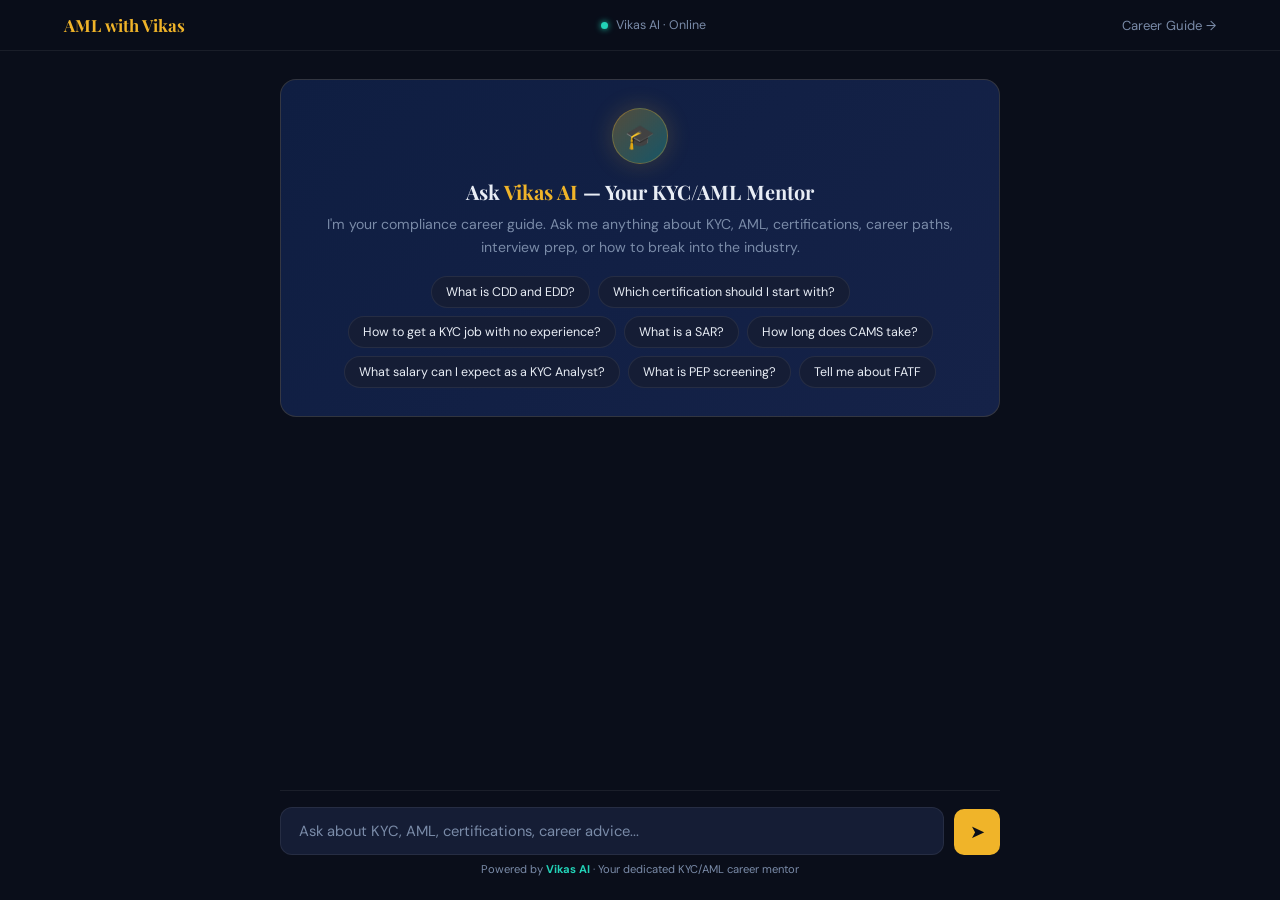
<file: chatbot.html>
<!DOCTYPE html>
<html lang="en">
<head>
<meta charset="UTF-8"/>
<meta name="viewport" content="width=device-width, initial-scale=1.0"/>
<title>Ask Vikas AI — AML with Vikas</title>
<link href="https://fonts.googleapis.com/css2?family=Playfair+Display:wght@700;900&family=DM+Sans:wght@300;400;500;600&family=DM+Mono:wght@400;500&display=swap" rel="stylesheet"/>
<style>
  :root {
    --bg: #0a0e1a; --bg2: #0f1626; --surface: #151d35; --surface2: #1c2640;
    --gold: #f0b429; --teal: #22d3b8; --text: #e8edf5; --muted: #7a8ba8; --border: rgba(255,255,255,0.07);
  }
  *, *::before, *::after { box-sizing: border-box; margin: 0; padding: 0; }
  html, body { height: 100%; }
  body { background: var(--bg); color: var(--text); font-family: 'DM Sans', sans-serif; display: flex; flex-direction: column; height: 100vh; overflow: hidden; }
  nav { flex-shrink: 0; background: rgba(10,14,26,0.95); backdrop-filter: blur(14px); border-bottom: 1px solid var(--border); padding: 14px 5%; display: flex; align-items: center; justify-content: space-between; z-index: 10; }
  .nav-brand { font-family: 'Playfair Display', serif; font-weight: 700; font-size: 1.05rem; color: var(--gold); text-decoration: none; }
  .nav-status { display: flex; align-items: center; gap: 8px; font-size: 0.78rem; color: var(--muted); }
  .status-dot { width: 7px; height: 7px; border-radius: 50%; background: var(--teal); box-shadow: 0 0 6px var(--teal); animation: pulse 2s infinite; }
  @keyframes pulse { 0%,100%{opacity:1} 50%{opacity:0.4} }
  .nav-back { font-size: 0.82rem; color: var(--muted); text-decoration: none; transition: color 0.2s; }
  .nav-back:hover { color: var(--teal); }
  .chat-container { flex: 1; display: flex; flex-direction: column; max-width: 760px; width: 100%; margin: 0 auto; padding: 0 20px; overflow: hidden; }
  .messages { flex: 1; overflow-y: auto; padding: 28px 0 20px; display: flex; flex-direction: column; gap: 18px; scrollbar-width: thin; scrollbar-color: var(--surface2) transparent; }
  .messages::-webkit-scrollbar { width: 4px; }
  .messages::-webkit-scrollbar-thumb { background: var(--surface2); border-radius: 4px; }
  .welcome-card { background: linear-gradient(135deg, #0f1e42, #152248); border: 1px solid rgba(240,180,41,0.15); border-radius: 16px; padding: 28px; text-align: center; position: relative; overflow: hidden; animation: fadeUp 0.5s ease both; }
  .ai-avatar { width: 56px; height: 56px; border-radius: 50%; background: linear-gradient(135deg, rgba(240,180,41,0.3), rgba(34,211,184,0.3)); border: 1px solid rgba(240,180,41,0.3); display: flex; align-items: center; justify-content: center; font-size: 1.5rem; margin: 0 auto 14px; box-shadow: 0 0 24px rgba(240,180,41,0.2); }
  .welcome-card h2 { font-family: 'Playfair Display', serif; font-size: 1.25rem; font-weight: 700; margin-bottom: 8px; }
  .welcome-card h2 span { color: var(--gold); }
  .welcome-card p { color: var(--muted); font-size: 0.88rem; margin-bottom: 18px; line-height: 1.6; }
  .suggestions { display: flex; flex-wrap: wrap; gap: 8px; justify-content: center; }
  .suggestion-chip { background: var(--surface); border: 1px solid var(--border); border-radius: 100px; padding: 7px 14px; font-size: 0.78rem; color: var(--text); cursor: pointer; transition: border-color 0.2s, color 0.2s, background 0.2s; font-family: 'DM Sans', sans-serif; }
  .suggestion-chip:hover { border-color: var(--gold); color: var(--gold); background: rgba(240,180,41,0.06); }
  .msg { display: flex; gap: 12px; animation: fadeUp 0.3s ease both; }
  .msg.user { flex-direction: row-reverse; }
  .msg-avatar { width: 34px; height: 34px; border-radius: 50%; flex-shrink: 0; display: flex; align-items: center; justify-content: center; }
  .msg-avatar.ai { background: linear-gradient(135deg, rgba(240,180,41,0.25), rgba(34,211,184,0.25)); border: 1px solid rgba(240,180,41,0.3); font-size: 1.1rem; }
  .msg-avatar.user-av { background: var(--surface2); border: 1px solid var(--border); color: var(--muted); font-size: 0.72rem; font-weight: 600; }
  .msg-inner { max-width: 82%; }
  .msg-bubble { padding: 13px 18px; border-radius: 14px; font-size: 0.91rem; line-height: 1.65; }
  .msg.ai .msg-bubble { background: var(--surface); border: 1px solid var(--border); border-top-left-radius: 4px; }
  .msg.user .msg-bubble { background: rgba(240,180,41,0.1); border: 1px solid rgba(240,180,41,0.2); border-top-right-radius: 4px; }
  .msg-bubble b { color: #ffd166; }
  .msg-bubble .teal { color: var(--teal); }
  .msg-bubble ul { padding-left: 16px; margin: 8px 0; display: flex; flex-direction: column; gap: 4px; }
  .msg-bubble li { font-size: 0.88rem; }
  .msg-bubble .chip-row { display: flex; flex-wrap: wrap; gap: 7px; margin-top: 12px; }
  .msg-bubble .inline-chip { background: var(--surface2); border: 1px solid rgba(240,180,41,0.2); border-radius: 100px; padding: 4px 12px; font-size: 0.75rem; color: var(--gold); cursor: pointer; transition: background 0.2s; font-family: 'DM Sans', sans-serif; }
  .msg-bubble .inline-chip:hover { background: rgba(240,180,41,0.1); }
  .msg-time { font-family: 'DM Mono', monospace; font-size: 0.62rem; color: var(--muted); margin-top: 5px; }
  .msg.user .msg-time { text-align: right; }
  .typing-indicator .msg-bubble { display: flex; gap: 5px; align-items: center; }
  .typing-dot { width: 7px; height: 7px; border-radius: 50%; background: var(--muted); animation: typingBounce 1.2s infinite; }
  .typing-dot:nth-child(2) { animation-delay: 0.2s; }
  .typing-dot:nth-child(3) { animation-delay: 0.4s; }
  @keyframes typingBounce { 0%,80%,100%{transform:translateY(0);opacity:0.4} 40%{transform:translateY(-6px);opacity:1} }
  .input-area { flex-shrink: 0; padding: 16px 0 24px; border-top: 1px solid var(--border); }
  .input-row { display: flex; gap: 10px; align-items: flex-end; }
  .input-box { flex: 1; background: var(--surface); border: 1px solid var(--border); border-radius: 12px; padding: 12px 18px; color: var(--text); font-family: 'DM Sans', sans-serif; font-size: 0.92rem; resize: none; outline: none; min-height: 46px; max-height: 120px; line-height: 1.5; transition: border-color 0.2s; }
  .input-box:focus { border-color: rgba(240,180,41,0.4); }
  .input-box::placeholder { color: var(--muted); }
  .send-btn { width: 46px; height: 46px; flex-shrink: 0; background: var(--gold); border: none; border-radius: 10px; cursor: pointer; color: #0a0e1a; font-size: 1.1rem; display: flex; align-items: center; justify-content: center; transition: transform 0.2s, box-shadow 0.2s; }
  .send-btn:hover { transform: translateY(-1px); box-shadow: 0 6px 16px rgba(240,180,41,0.3); }
  .send-btn:disabled { opacity: 0.4; cursor: not-allowed; transform: none; }
  .input-hint { font-size: 0.7rem; color: var(--muted); margin-top: 7px; text-align: center; }
  .input-hint b { color: var(--teal); }
  @keyframes fadeUp { from{opacity:0;transform:translateY(12px)} to{opacity:1;transform:translateY(0)} }
</style>
</head>
<body>
<nav>
  <a href="index.html" class="nav-brand">AML with Vikas</a>
  <div class="nav-status"><div class="status-dot"></div><span>Vikas AI · Online</span></div>
  <a href="career-guide-roadmap.html" class="nav-back">Career Guide →</a>
</nav>
<div class="chat-container">
  <div class="messages" id="messages">
    <div class="welcome-card">
      <div class="ai-avatar">🎓</div>
      <h2>Ask <span>Vikas AI</span> — Your KYC/AML Mentor</h2>
      <p>I'm your compliance career guide. Ask me anything about KYC, AML, certifications, career paths, interview prep, or how to break into the industry.</p>
      <div class="suggestions">
        <button class="suggestion-chip" onclick="sendSuggestion(this)">What is CDD and EDD?</button>
        <button class="suggestion-chip" onclick="sendSuggestion(this)">Which certification should I start with?</button>
        <button class="suggestion-chip" onclick="sendSuggestion(this)">How to get a KYC job with no experience?</button>
        <button class="suggestion-chip" onclick="sendSuggestion(this)">What is a SAR?</button>
        <button class="suggestion-chip" onclick="sendSuggestion(this)">How long does CAMS take?</button>
        <button class="suggestion-chip" onclick="sendSuggestion(this)">What salary can I expect as a KYC Analyst?</button>
        <button class="suggestion-chip" onclick="sendSuggestion(this)">What is PEP screening?</button>
        <button class="suggestion-chip" onclick="sendSuggestion(this)">Tell me about FATF</button>
      </div>
    </div>
  </div>
  <div class="input-area">
    <div class="input-row">
      <textarea class="input-box" id="userInput" placeholder="Ask about KYC, AML, certifications, career advice..." rows="1" onkeydown="handleKey(event)" oninput="autoResize(this)"></textarea>
      <button class="send-btn" id="sendBtn" onclick="sendMessage()">➤</button>
    </div>
    <div class="input-hint">Powered by <b>Vikas AI</b> · Your dedicated KYC/AML career mentor</div>
  </div>
</div>
<script>
const kb = [
  { keys: ['cdd','edd','due diligence','customer due diligence','enhanced due diligence'], answer: `<b>CDD (Customer Due Diligence)</b> and <b>EDD (Enhanced Due Diligence)</b> are the foundation of KYC.<br><br><b>CDD</b> is the standard process applied to all customers — collecting and verifying identity information (name, DOB, address, ID documents) and understanding the nature of the business relationship.<br><br><b>EDD</b> is triggered for higher-risk customers — such as PEPs, high-net-worth individuals, or customers from high-risk jurisdictions. EDD goes deeper: source of funds, source of wealth, senior management approval, and more frequent reviews.<br><ul><li>CDD = standard onboarding verification</li><li>EDD = deeper investigation for high-risk customers</li><li>SDD (Simplified DD) = reduced checks for very low-risk customers</li></ul><div class="chip-row"><span class="inline-chip" onclick="sendSuggestion(this)">What is KYC?</span><span class="inline-chip" onclick="sendSuggestion(this)">What is PEP screening?</span></div>` },
  { keys: ['kyc','know your customer','what is kyc'], answer: `<b>KYC (Know Your Customer)</b> is the process financial institutions use to verify the identity of their clients and assess the risks of doing business with them.<br><br>It includes three main components:<br><ul><li><b>Customer Identification Program (CIP)</b> — collect and verify identity</li><li><b>Customer Due Diligence (CDD)</b> — understand the customer and their risk profile</li><li><b>Ongoing Monitoring</b> — continuously monitor transactions and update records</li></ul>KYC is legally required under anti-money laundering regulations in virtually every country. Every bank, fintech, and financial institution needs KYC professionals.<div class="chip-row"><span class="inline-chip" onclick="sendSuggestion(this)">What is CDD and EDD?</span><span class="inline-chip" onclick="sendSuggestion(this)">What is AML?</span></div>` },
  { keys: ['aml','anti money laundering','what is aml','money laundering'], answer: `<b>AML (Anti-Money Laundering)</b> refers to the laws, regulations, and procedures designed to prevent criminals from disguising illegally obtained money as legitimate income.<br><br>Money laundering happens in 3 stages:<br><ul><li><b>Placement</b> — introducing illegal cash into the financial system</li><li><b>Layering</b> — disguising the trail through complex transactions</li><li><b>Integration</b> — reintroducing money as seemingly legitimate funds</li></ul>AML professionals detect and report suspicious activity using transaction monitoring systems, filing SARs with regulators, and investigating financial crime cases.<div class="chip-row"><span class="inline-chip" onclick="sendSuggestion(this)">What is a SAR?</span><span class="inline-chip" onclick="sendSuggestion(this)">Tell me about FATF</span></div>` },
  { keys: ['sar','suspicious activity','suspicious activity report','str','suspicious transaction'], answer: `A <b>SAR (Suspicious Activity Report)</b> is a formal report filed with a Financial Intelligence Unit (FIU) when a financial institution suspects a customer is involved in money laundering, terrorism financing, or other financial crimes.<br><br><b>When is a SAR filed?</b><ul><li>Unusual transaction patterns with no clear business reason</li><li>Customer refuses to provide documentation</li><li>Transactions structured to avoid reporting thresholds</li><li>Transactions to/from high-risk jurisdictions</li></ul><b>Key rule:</b> Once a SAR is filed, you must NOT tip off the customer — this is a criminal offence in most jurisdictions.<div class="chip-row"><span class="inline-chip" onclick="sendSuggestion(this)">What is transaction monitoring?</span><span class="inline-chip" onclick="sendSuggestion(this)">What does an AML Analyst do?</span></div>` },
  { keys: ['pep','politically exposed person','pep screening','sanctions','worldcheck','refinitiv'], answer: `<b>PEP (Politically Exposed Person)</b> refers to an individual who holds or has held a prominent public position — such as a government minister, senior official, judge, military officer, or their close family members and associates.<br><br>PEPs are considered higher-risk because their position may make them more susceptible to corruption. They automatically require <b>Enhanced Due Diligence (EDD)</b>.<br><br><b>Sanctions Screening</b> checks customers against government sanctions lists:<ul><li><b>OFAC</b> (US Treasury — SDN list)</li><li><b>UN Security Council</b> sanctions list</li><li><b>EU Consolidated List</b></li><li><b>UK HM Treasury</b> sanctions list</li></ul><b>Tools:</b> WorldCheck (Refinitiv), Dow Jones, LexisNexis, Comply Advantage.<div class="chip-row"><span class="inline-chip" onclick="sendSuggestion(this)">What roles can I start with?</span><span class="inline-chip" onclick="sendSuggestion(this)">What is CDD and EDD?</span></div>` },
  { keys: ['cams','certification','certificate','which cert','best cert','ica','acams','cgss','start with'], answer: `<b>Vikas's recommended certification path:</b><br><br><b>🟢 Start Here (Beginner)</b><ul><li><b>ACAMS Foundations Certificate</b> — ~$395, 1–2 months, self-paced</li><li><b>ICA Certificate in KYC</b> — ~$800, 3–4 months, globally recognised</li></ul><b>🟡 Level Up (Intermediate)</b><ul><li><b>CAMS</b> — the global gold standard. ~$1,495, 4–6 months. Opens doors at top banks.</li><li><b>ICA Diploma in Compliance</b> — ~$3,500, 9–12 months</li></ul><b>🔴 Specialist (Advanced)</b><ul><li><b>CGSS</b> — Certified Global Sanctions Specialist (~$1,195)</li><li><b>CAMS-RM</b> — Risk Management specialty (requires CAMS first)</li></ul><span class="teal">Tip: Start ACAMS Foundations → study for CAMS while job searching.</span><div class="chip-row"><span class="inline-chip" onclick="sendSuggestion(this)">How long does CAMS take?</span><span class="inline-chip" onclick="sendSuggestion(this)">How to get a KYC job with no experience?</span></div>` },
  { keys: ['how long cams','cams study','cams exam','cams time'], answer: `<b>CAMS study timeline:</b> Most candidates take <b>4–6 months</b> studying 1–2 hours per day.<br><br><ul><li><b>Format:</b> 120 multiple-choice questions, 3.5 hours</li><li><b>Pass mark:</b> ~75% correct answers</li><li><b>Study materials:</b> Official ACAMS Study Guide (included in fee)</li><li><b>Renewal:</b> Every 3 years (60 CAMS credits)</li></ul><b>Vikas's study tips:</b><ul><li>Study FATF 40 Recommendations thoroughly — heavily tested</li><li>Understand the 3 stages of money laundering deeply</li><li>Focus on SAR requirements and tipping-off offences</li><li>Know CDD vs EDD vs SDD differences</li></ul><div class="chip-row"><span class="inline-chip" onclick="sendSuggestion(this)">Which certification should I start with?</span><span class="inline-chip" onclick="sendSuggestion(this)">Tell me about FATF</span></div>` },
  { keys: ['fatf','financial action task force','40 recommendations','fatf recommendations'], answer: `<b>FATF (Financial Action Task Force)</b> is the global standard-setter for AML/CTF, founded in 1989 with 39 members.<br><br><b>The FATF 40 Recommendations cover:</b><ul><li>Customer Due Diligence and record keeping</li><li>Reporting of suspicious transactions</li><li>Regulation of designated non-financial businesses</li><li>International cooperation and information sharing</li><li>Beneficial ownership transparency</li></ul><b>FATF Lists:</b><ul><li><b>Grey List</b> — countries under increased monitoring</li><li><b>Black List</b> — countries with severe AML deficiencies (e.g. North Korea, Iran)</li></ul><span class="teal">FATF knowledge is essential for CAMS — expect 15–20% of questions from this topic.</span><div class="chip-row"><span class="inline-chip" onclick="sendSuggestion(this)">How long does CAMS take?</span><span class="inline-chip" onclick="sendSuggestion(this)">What is AML?</span></div>` },
  { keys: ['transaction monitoring','monitoring','alerts','tm'], answer: `<b>Transaction Monitoring (TM)</b> is the automated process of analysing customer transactions to detect unusual patterns that may indicate financial crime.<br><br><b>How it works:</b><ul><li>Rules and algorithms flag transactions that breach thresholds</li><li>Alerts are sent to AML Analysts to review</li><li>Analysts investigate: close (false positive) or escalate to SAR filing</li></ul><b>Common red flags:</b><ul><li>Structuring — multiple transactions just below reporting thresholds</li><li>Rapid movement of funds across accounts</li><li>Unusual cash activity inconsistent with customer profile</li><li>Transactions to/from sanctioned countries</li></ul><b>Popular tools:</b> NICE Actimize, Oracle FCCM, SAS AML.<div class="chip-row"><span class="inline-chip" onclick="sendSuggestion(this)">What is a SAR?</span><span class="inline-chip" onclick="sendSuggestion(this)">What does an AML Analyst do?</span></div>` },
  { keys: ['no experience','fresher','fresh graduate','first job','entry level','break in','how to get','get into kyc','get a job'], answer: `<b>Breaking into KYC/AML with zero experience — Vikas's proven path:</b><br><br><b>Step 1 — Get certified (months 1–3)</b><ul><li>Enrol in ACAMS Foundations or ICA Certificate in KYC</li><li>This adds credibility before your first job</li></ul><b>Step 2 — Build a portfolio (months 3–5)</b><ul><li>Write 2–3 sample SARs using public templates</li><li>Complete simulated KYC case studies</li></ul><b>Step 3 — Target the right employers</b><ul><li>BPO/outsourcing firms hire freshers constantly (HSBC KYC ops, Synechron, Accenture)</li><li>Fintech startups — lower bar for entry, faster growth</li></ul><b>Step 4 — LinkedIn optimisation</b><ul><li>Headline: "KYC Analyst | ACAMS Certified | AML Compliance"</li><li>Hashtags: #KYC #AML #Compliance #FinancialCrime</li></ul><span class="teal">Most Vikas students land their first role within 6–8 months.</span><div class="chip-row"><span class="inline-chip" onclick="sendSuggestion(this)">What roles can I start with?</span><span class="inline-chip" onclick="sendSuggestion(this)">What salary can I expect as a KYC Analyst?</span></div>` },
  { keys: ['salary','pay','earning','how much','compensation','package','income'], answer: `<b>KYC/AML Salary Benchmarks (USD/year):</b><br><ul><li><b>Screening Analyst</b> (entry) — $42,000 – $55,000</li><li><b>KYC Analyst</b> (entry) — $45,000 – $62,000</li><li><b>AML Analyst</b> — $50,000 – $75,000</li><li><b>Compliance Associate</b> — $48,000 – $68,000</li><li><b>Senior AML Analyst / Team Lead</b> — $75,000 – $110,000</li><li><b>Compliance Manager</b> — $95,000 – $135,000</li><li><b>Head of Compliance</b> — $120,000 – $160,000+</li></ul><b>India:</b> Entry ₹4–8 LPA, Senior ₹15–35 LPA at global banks.<br><b>UAE:</b> Entry $40k–$60k tax-free, Senior $100k+.<br><br><span class="teal">Getting CAMS certified typically adds 15–25% to salary at every level.</span><div class="chip-row"><span class="inline-chip" onclick="sendSuggestion(this)">How fast can I get promoted?</span><span class="inline-chip" onclick="sendSuggestion(this)">Which certification should I start with?</span></div>` },
  { keys: ['roles','which role','start role','job role','aml analyst','kyc analyst','screening analyst','compliance associate','what does','analyst do'], answer: `<b>The 4 best entry-level KYC/AML roles:</b><br><br><b>🔍 KYC Analyst</b> — Most common entry role. Review customer documents, build due diligence files. Best for detail-oriented candidates. ($45k–$62k)<br><br><b>🌐 Screening Analyst</b> — Easiest to enter with any degree. Screen customers against PEP/sanctions databases. ($42k–$55k)<br><br><b>📊 AML Analyst</b> — Investigate transaction alerts, write SARs. Best for analytical thinkers. ($50k–$65k)<br><br><b>🛡️ Compliance Associate</b> — Policy work, regulatory updates, internal audit support. Great for law graduates. ($48k–$62k)<br><br><span class="teal">Not sure which fits you? Take the Career Quiz on the homepage for a personalised recommendation!</span><div class="chip-row"><span class="inline-chip" onclick="sendSuggestion(this)">How to get a KYC job with no experience?</span><span class="inline-chip" onclick="sendSuggestion(this)">What salary can I expect as a KYC Analyst?</span></div>` },
  { keys: ['promote','promotion','career growth','career path','grow','progression','how fast','senior','manager','leadership'], answer: `<b>Typical KYC/AML Career Progression:</b><ul><li><b>Year 0–1:</b> KYC / Screening / AML Analyst (entry)</li><li><b>Year 2–3:</b> Senior Analyst or AML Specialist (with CAMS)</li><li><b>Year 3–5:</b> Team Lead or Deputy Manager</li><li><b>Year 5–8:</b> Compliance Manager / Head of KYC</li><li><b>Year 8+:</b> Head of Compliance / Chief Compliance Officer</li></ul><b>What accelerates promotion:</b><ul><li>Getting CAMS certified — required for senior roles</li><li>Moving from BPO to a direct bank (30–50% salary jump)</li><li>Specialising in sanctions, FinCrime, or RegTech</li></ul><span class="teal">Vikas's students regularly move from analyst to team lead in just 3 years.</span><div class="chip-row"><span class="inline-chip" onclick="sendSuggestion(this)">Which certification should I start with?</span><span class="inline-chip" onclick="sendSuggestion(this)">What salary can I expect as a KYC Analyst?</span></div>` },
  { keys: ['interview','interview prep','interview question','common question','prepare'], answer: `<b>Top KYC/AML Interview Questions + How to Answer:</b><br><br><b>1. What is KYC and why is it important?</b><br>Explain CIP, CDD, ongoing monitoring. Mention regulatory obligation and financial crime prevention.<br><br><b>2. Difference between CDD and EDD?</b><br>CDD = standard verification. EDD = deeper checks for high-risk customers like PEPs.<br><br><b>3. The 3 stages of money laundering?</b><br>Placement → Layering → Integration.<br><br><b>4. Customer refuses to provide documents?</b><br>Escalate to senior management, consider filing a SAR, never tip off the customer.<br><br><b>5. What tools have you used for screening?</b><br>Mention WorldCheck, Comply Advantage, or Dow Jones — even if only studied.<br><br><b>6. What would trigger a SAR filing?</b><br>Structuring, unusual patterns, transactions to sanctioned countries.<br><br><span class="teal">Use STAR method (Situation → Task → Action → Result) for behavioural questions.</span><div class="chip-row"><span class="inline-chip" onclick="sendSuggestion(this)">What is CDD and EDD?</span><span class="inline-chip" onclick="sendSuggestion(this)">What is a SAR?</span></div>` },
  { keys: ['remote','work from home','hybrid','wfh'], answer: `<b>Remote Work in KYC/AML:</b><br><br>Yes — compliance is one of the most remote-friendly professional fields!<br><br><b>Commonly done remotely:</b><ul><li>KYC Analyst (document review, data entry)</li><li>Screening Analyst (database checks)</li><li>AML Analyst (alert review, SAR writing)</li></ul><b>Best remote employers:</b><ul><li>Fintech companies (Revolut, Monzo, Wise, Coinbase)</li><li>KYC utilities and BPO outsourcing firms</li></ul><div class="chip-row"><span class="inline-chip" onclick="sendSuggestion(this)">What roles can I start with?</span><span class="inline-chip" onclick="sendSuggestion(this)">How to get a KYC job with no experience?</span></div>` },
  { keys: ['coding','code','technical','software','excel','tools','technology'], answer: `<b>Do you need coding for KYC/AML?</b><br><br><span class="teal"><b>No coding required</b></span> for the vast majority of KYC/AML roles.<br><br><b>Tools you WILL use:</b><ul><li><b>Microsoft Excel / Google Sheets</b> — basic formulas, data organisation (essential)</li><li><b>Screening tools</b> — WorldCheck, Refinitiv, LexisNexis (trained on the job)</li><li><b>Case management systems</b> — NICE Actimize, Oracle FCCM (trained on the job)</li></ul><b>Optional (not required):</b><ul><li>Basic SQL for querying compliance databases (mid-senior level)</li><li>Power BI / Tableau for reporting dashboards</li></ul><span class="teal">If you can use Excel and write clearly — you have the technical skills needed to start.</span><div class="chip-row"><span class="inline-chip" onclick="sendSuggestion(this)">How to get a KYC job with no experience?</span></div>` },
  { keys: ['arts','humanities','non finance','not commerce','engineering','law','any degree','background','stream'], answer: `<b>Can non-finance graduates get into KYC/AML?</b><br><br><span class="teal"><b>Absolutely — and they often excel!</b></span><br><br><ul><li><b>Law / Political Science</b> → Compliance Associate, Regulatory Reporting</li><li><b>Arts / Humanities</b> → Screening Analyst, KYC Analyst</li><li><b>Engineering / Science</b> → AML Analyst, Transaction Monitoring</li><li><b>Commerce / Finance</b> → All roles, especially AML and Investigations</li></ul><b>What employers actually want:</b><ul><li>Attention to detail</li><li>Analytical thinking</li><li>Clear written communication</li><li>Ethical judgement</li></ul><span class="teal">Vikas has mentored students from every background into successful compliance careers.</span><div class="chip-row"><span class="inline-chip" onclick="sendSuggestion(this)">Which certification should I start with?</span><span class="inline-chip" onclick="sendSuggestion(this)">How to get a KYC job with no experience?</span></div>` },
  { keys: ['linkedin','resume','cv','profile','network','job search','apply'], answer: `<b>LinkedIn & Resume Tips for KYC/AML Students:</b><br><br><b>LinkedIn Headline:</b><br>"KYC/AML Analyst | ACAMS Certified | Financial Crime Compliance"<br><br><b>Profile tips:</b><ul><li>Keywords: KYC, AML, CDD, EDD, SAR, Sanctions, CAMS, FATF</li><li>Add certifications to Licenses & Certifications immediately</li><li>Follow ACAMS, ICA, and compliance thought leaders</li></ul><b>Resume tips:</b><ul><li>Action verbs: "Conducted CDD/EDD reviews", "Screened customers against PEP/sanctions databases"</li><li>Keep to 1 page for entry-level</li><li>Certifications prominently displayed at the top</li></ul><b>Where to apply:</b> LinkedIn Jobs, Indeed, ACAMS Job Board, ICA Jobs.<div class="chip-row"><span class="inline-chip" onclick="sendSuggestion(this)">How to get a KYC job with no experience?</span><span class="inline-chip" onclick="sendSuggestion(this)">Interview tips?</span></div>` }
];

function findAnswer(query) {
  const q = query.toLowerCase().trim();
  if (q === 'interview tips?') return findAnswer('interview preparation');
  if (q === 'how fast can i get promoted?') return findAnswer('career growth');
  if (q === 'what does an aml analyst do?') return findAnswer('aml analyst roles');
  let best = null, bestScore = 0;
  for (const entry of kb) {
    let score = 0;
    for (const key of entry.keys) { if (q.includes(key)) score += key.length; }
    if (score > bestScore) { bestScore = score; best = entry; }
  }
  if (best && bestScore > 0) return best.answer;
  if (q.match(/^(hello|hi|hey|hiya)/)) return `Hello! 👋 I'm Vikas AI, your KYC/AML career mentor. Ask me about KYC, AML, certifications, salaries, interview prep, or how to break into the industry!<div class="chip-row"><span class="inline-chip" onclick="sendSuggestion(this)">Which certification should I start with?</span><span class="inline-chip" onclick="sendSuggestion(this)">How to get a KYC job with no experience?</span></div>`;
  if (q.match(/thank|thanks|great|helpful/)) return `You're very welcome! 🎓 Keep going — you're on the right path. <b>#AMLwithVikas</b><div class="chip-row"><span class="inline-chip" onclick="sendSuggestion(this)">Which certification should I start with?</span></div>`;
  return `That's a great question! Here are some topics I can help with:<div class="chip-row"><span class="inline-chip" onclick="sendSuggestion(this)">What is CDD and EDD?</span><span class="inline-chip" onclick="sendSuggestion(this)">Which certification should I start with?</span><span class="inline-chip" onclick="sendSuggestion(this)">How to get a KYC job with no experience?</span><span class="inline-chip" onclick="sendSuggestion(this)">What is a SAR?</span><span class="inline-chip" onclick="sendSuggestion(this)">What salary can I expect as a KYC Analyst?</span></div>`;
}

let isTyping = false;
function getTime() { return new Date().toLocaleTimeString([], { hour: '2-digit', minute: '2-digit' }); }
function autoResize(el) { el.style.height = 'auto'; el.style.height = Math.min(el.scrollHeight, 120) + 'px'; }
function handleKey(e) { if (e.key === 'Enter' && !e.shiftKey) { e.preventDefault(); sendMessage(); } }
function scrollToBottom() { const m = document.getElementById('messages'); m.scrollTop = m.scrollHeight; }
function sendSuggestion(btn) { document.getElementById('userInput').value = btn.textContent; sendMessage(); }

function sendMessage() {
  if (isTyping) return;
  const input = document.getElementById('userInput');
  const text = input.value.trim();
  if (!text) return;
  input.value = ''; input.style.height = 'auto';
  isTyping = true; document.getElementById('sendBtn').disabled = true;
  const msgs = document.getElementById('messages');
  // User bubble
  const udiv = document.createElement('div'); udiv.className = 'msg user';
  udiv.innerHTML = `<div class="msg-avatar user-av">You</div><div class="msg-inner"><div class="msg-bubble">${text.replace(/</g,'&lt;')}</div><div class="msg-time">${getTime()}</div></div>`;
  msgs.appendChild(udiv); scrollToBottom();
  // Typing
  const tdiv = document.createElement('div'); tdiv.className = 'msg ai'; tdiv.id = 'typing';
  tdiv.innerHTML = `<div class="msg-avatar ai">🎓</div><div class="msg-inner"><div class="msg-bubble typing-indicator"><div class="typing-dot"></div><div class="typing-dot"></div><div class="typing-dot"></div></div></div>`;
  msgs.appendChild(tdiv); scrollToBottom();
  setTimeout(() => {
    tdiv.remove();
    const answer = findAnswer(text);
    const adiv = document.createElement('div'); adiv.className = 'msg ai';
    adiv.innerHTML = `<div class="msg-avatar ai">🎓</div><div class="msg-inner"><div class="msg-bubble">${answer}</div><div class="msg-time">Vikas AI · ${getTime()}</div></div>`;
    msgs.appendChild(adiv);
    adiv.querySelectorAll('.inline-chip').forEach(c => { c.onclick = () => sendSuggestion(c); });
    scrollToBottom();
    isTyping = false; document.getElementById('sendBtn').disabled = false;
    document.getElementById('userInput').focus();
  }, 600 + Math.random() * 600);
}
</script>
</body>
</html>
</file>
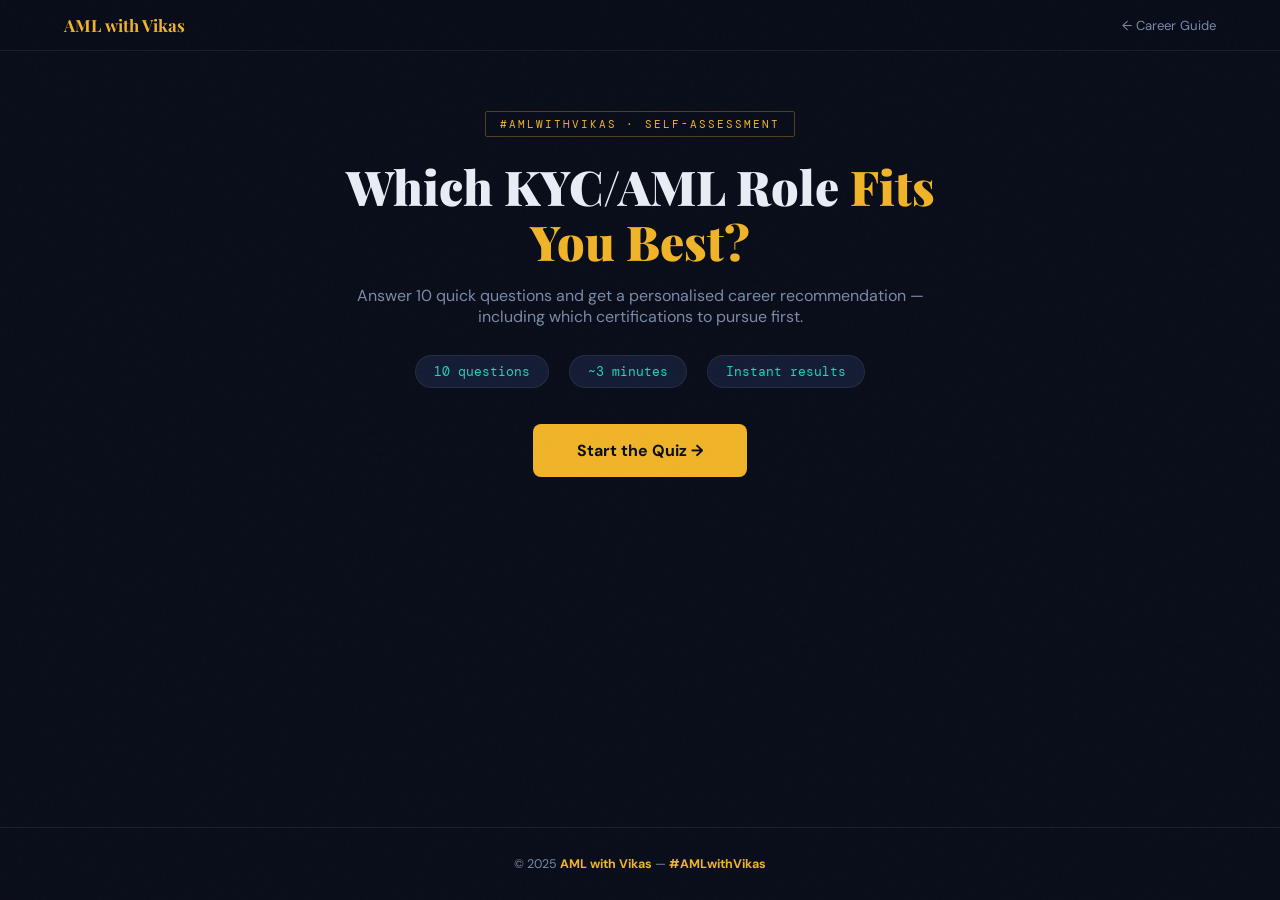
<file: quiz.html>
<!DOCTYPE html>
<html lang="en">
<head>
<meta charset="UTF-8"/>
<meta name="viewport" content="width=device-width, initial-scale=1.0"/>
<title>Career Quiz — AML with Vikas</title>
<link href="https://fonts.googleapis.com/css2?family=Playfair+Display:wght@700;900&family=DM+Sans:wght@300;400;500;600&family=DM+Mono:wght@400;500&display=swap" rel="stylesheet"/>
<style>
  :root {
    --bg: #0a0e1a;
    --bg2: #0f1626;
    --surface: #151d35;
    --surface2: #1c2640;
    --gold: #f0b429;
    --gold2: #ffd166;
    --teal: #22d3b8;
    --text: #e8edf5;
    --muted: #7a8ba8;
    --border: rgba(255,255,255,0.07);
  }
  *, *::before, *::after { box-sizing: border-box; margin: 0; padding: 0; }
  body {
    background: var(--bg);
    color: var(--text);
    font-family: 'DM Sans', sans-serif;
    min-height: 100vh;
    display: flex;
    flex-direction: column;
  }
  body::before {
    content: '';
    position: fixed;
    inset: 0;
    background-image: url("data:image/svg+xml,%3Csvg viewBox='0 0 256 256' xmlns='http://www.w3.org/2000/svg'%3E%3Cfilter id='n'%3E%3CfeTurbulence type='fractalNoise' baseFrequency='0.9' numOctaves='4' stitchTiles='stitch'/%3E%3C/filter%3E%3Crect width='100%25' height='100%25' filter='url(%23n)' opacity='0.04'/%3E%3C/svg%3E");
    pointer-events: none; z-index: 999; opacity: 0.3;
  }

  nav {
    position: sticky; top: 0; z-index: 100;
    background: rgba(10,14,26,0.92);
    backdrop-filter: blur(14px);
    border-bottom: 1px solid var(--border);
    padding: 14px 5%;
    display: flex; align-items: center; justify-content: space-between;
  }
  .nav-brand { font-family: 'Playfair Display', serif; font-weight: 700; font-size: 1.05rem; color: var(--gold); text-decoration: none; }
  .nav-back { font-size: 0.82rem; color: var(--muted); text-decoration: none; transition: color 0.2s; }
  .nav-back:hover { color: var(--teal); }

  .quiz-wrap {
    flex: 1;
    display: flex;
    flex-direction: column;
    align-items: center;
    justify-content: flex-start;
    padding: 60px 5% 80px;
  }

  /* INTRO SCREEN */
  .intro-screen {
    text-align: center;
    max-width: 620px;
    animation: fadeUp 0.6s ease both;
  }
  .brand-tag {
    display: inline-block;
    font-family: 'DM Mono', monospace; font-size: 0.7rem;
    letter-spacing: 0.18em; text-transform: uppercase;
    color: var(--gold); border: 1px solid rgba(240,180,41,0.3);
    padding: 5px 14px; border-radius: 2px; margin-bottom: 22px;
  }
  .intro-screen h1 {
    font-family: 'Playfair Display', serif;
    font-size: clamp(2rem, 5vw, 3rem);
    font-weight: 900; line-height: 1.15; margin-bottom: 16px;
  }
  .intro-screen h1 span { color: var(--gold); }
  .intro-screen p { color: var(--muted); margin-bottom: 10px; font-size: 1rem; }
  .intro-meta {
    display: flex; justify-content: center; gap: 20px;
    flex-wrap: wrap; margin: 28px 0 36px;
  }
  .meta-pill {
    background: var(--surface); border: 1px solid var(--border);
    border-radius: 100px; padding: 7px 18px;
    font-size: 0.8rem; color: var(--teal);
    font-family: 'DM Mono', monospace;
  }
  .btn-start {
    display: inline-block; background: var(--gold);
    color: #0a0e1a; font-weight: 700; font-size: 1rem;
    padding: 16px 44px; border-radius: 8px;
    border: none; cursor: pointer;
    transition: transform 0.2s, box-shadow 0.2s;
    font-family: 'DM Sans', sans-serif;
  }
  .btn-start:hover { transform: translateY(-2px); box-shadow: 0 12px 36px rgba(240,180,41,0.35); }

  /* PROGRESS BAR */
  .progress-bar-wrap {
    width: 100%; max-width: 680px; margin-bottom: 40px;
  }
  .progress-info {
    display: flex; justify-content: space-between;
    font-size: 0.78rem; color: var(--muted);
    font-family: 'DM Mono', monospace; margin-bottom: 8px;
  }
  .progress-track {
    height: 4px; background: var(--surface2); border-radius: 100px; overflow: hidden;
  }
  .progress-fill {
    height: 100%;
    background: linear-gradient(90deg, var(--gold), var(--teal));
    border-radius: 100px;
    transition: width 0.5s cubic-bezier(0.34, 1.2, 0.64, 1);
  }

  /* QUESTION CARD */
  .question-screen { width: 100%; max-width: 680px; animation: fadeUp 0.4s ease both; }
  .q-category {
    font-family: 'DM Mono', monospace; font-size: 0.68rem;
    letter-spacing: 0.15em; text-transform: uppercase;
    color: var(--teal); margin-bottom: 10px;
  }
  .q-text {
    font-family: 'Playfair Display', serif;
    font-size: clamp(1.2rem, 3vw, 1.6rem);
    font-weight: 700; line-height: 1.3; margin-bottom: 32px;
    min-height: 60px;
  }
  .options-grid {
    display: flex; flex-direction: column; gap: 12px;
  }
  .option-btn {
    background: var(--surface); border: 1px solid var(--border);
    border-radius: 12px; padding: 18px 22px;
    text-align: left; cursor: pointer;
    color: var(--text); font-family: 'DM Sans', sans-serif;
    font-size: 0.95rem; font-weight: 400;
    display: flex; align-items: center; gap: 14px;
    transition: border-color 0.2s, background 0.2s, transform 0.15s;
    position: relative; overflow: hidden;
  }
  .option-btn:hover {
    border-color: rgba(240,180,41,0.4);
    background: var(--surface2);
    transform: translateX(4px);
  }
  .option-btn.selected {
    border-color: var(--gold);
    background: rgba(240,180,41,0.08);
  }
  .option-btn.selected::before {
    content: '✓';
    position: absolute; right: 18px; top: 50%; transform: translateY(-50%);
    color: var(--gold); font-weight: 700; font-size: 1rem;
  }
  .opt-letter {
    width: 32px; height: 32px; flex-shrink: 0;
    border-radius: 8px; background: var(--surface2);
    border: 1px solid var(--border);
    display: flex; align-items: center; justify-content: center;
    font-family: 'DM Mono', monospace; font-size: 0.78rem;
    color: var(--muted); font-weight: 500;
    transition: background 0.2s, color 0.2s;
  }
  .option-btn.selected .opt-letter { background: var(--gold); color: #0a0e1a; border-color: var(--gold); }
  .nav-btns {
    display: flex; justify-content: space-between; align-items: center;
    margin-top: 28px;
  }
  .btn-nav {
    background: transparent; border: 1px solid var(--border);
    color: var(--muted); padding: 11px 24px; border-radius: 8px;
    font-family: 'DM Sans', sans-serif; font-size: 0.88rem;
    cursor: pointer; transition: border-color 0.2s, color 0.2s;
  }
  .btn-nav:hover { border-color: var(--teal); color: var(--teal); }
  .btn-nav:disabled { opacity: 0.3; cursor: not-allowed; }
  .btn-next {
    background: var(--gold); color: #0a0e1a;
    font-weight: 700; padding: 12px 32px; border-radius: 8px;
    border: none; font-family: 'DM Sans', sans-serif; font-size: 0.9rem;
    cursor: pointer; transition: transform 0.2s, box-shadow 0.2s;
    opacity: 0.4; pointer-events: none;
    transition: opacity 0.2s, transform 0.2s, box-shadow 0.2s;
  }
  .btn-next.active { opacity: 1; pointer-events: all; }
  .btn-next.active:hover { transform: translateY(-2px); box-shadow: 0 8px 24px rgba(240,180,41,0.3); }

  /* RESULTS */
  .result-screen {
    width: 100%; max-width: 760px;
    animation: fadeUp 0.5s ease both;
  }
  .result-hero {
    background: linear-gradient(135deg, #0f1e42, #152248);
    border: 1px solid rgba(240,180,41,0.2);
    border-radius: 20px;
    padding: 44px 40px;
    text-align: center;
    position: relative;
    overflow: hidden;
    margin-bottom: 28px;
  }
  .result-hero::before {
    content: '';
    position: absolute; top: -60px; left: 50%; transform: translateX(-50%);
    width: 300px; height: 200px;
    background: radial-gradient(ellipse, rgba(240,180,41,0.1), transparent 70%);
  }
  .result-emoji { font-size: 3.5rem; margin-bottom: 14px; display: block; }
  .result-label {
    font-family: 'DM Mono', monospace; font-size: 0.7rem;
    letter-spacing: 0.18em; text-transform: uppercase;
    color: var(--teal); margin-bottom: 10px;
  }
  .result-title {
    font-family: 'Playfair Display', serif;
    font-size: clamp(1.8rem, 4vw, 2.6rem);
    font-weight: 900; margin-bottom: 12px;
    color: var(--gold);
  }
  .result-desc { color: var(--muted); max-width: 480px; margin: 0 auto 24px; font-size: 0.97rem; line-height: 1.65; }
  .result-match-bar {
    display: flex; align-items: center; gap: 12px;
    justify-content: center; margin-bottom: 8px;
  }
  .match-label { font-family: 'DM Mono', monospace; font-size: 0.75rem; color: var(--muted); }
  .match-track {
    width: 180px; height: 6px;
    background: var(--surface2); border-radius: 100px; overflow: hidden;
  }
  .match-fill {
    height: 100%;
    background: linear-gradient(90deg, var(--gold), var(--teal));
    border-radius: 100px;
    animation: barGrow 1.2s cubic-bezier(0.34,1.2,0.64,1) 0.4s both;
  }
  .match-pct { font-family: 'DM Mono', monospace; font-size: 0.85rem; color: var(--gold); font-weight: 500; }

  .result-grid { display: grid; grid-template-columns: 1fr 1fr; gap: 16px; margin-bottom: 24px; }
  @media (max-width: 600px) { .result-grid { grid-template-columns: 1fr; } }
  .result-card {
    background: var(--surface); border: 1px solid var(--border);
    border-radius: 14px; padding: 22px;
  }
  .result-card-title {
    font-family: 'DM Mono', monospace; font-size: 0.68rem;
    letter-spacing: 0.12em; text-transform: uppercase;
    color: var(--muted); margin-bottom: 14px;
  }
  .result-list { list-style: none; display: flex; flex-direction: column; gap: 8px; }
  .result-list li {
    font-size: 0.88rem; color: var(--text);
    display: flex; align-items: flex-start; gap: 9px;
  }
  .result-list li::before { content: '→'; color: var(--gold); font-family: 'DM Mono', monospace; flex-shrink: 0; }
  .result-list li.teal::before { color: var(--teal); }

  .result-cta { text-align: center; }
  .btn-retake {
    background: transparent; border: 1px solid var(--border);
    color: var(--muted); padding: 11px 28px; border-radius: 8px;
    font-family: 'DM Sans', sans-serif; font-size: 0.88rem;
    cursor: pointer; transition: border-color 0.2s, color 0.2s; margin-right: 12px;
  }
  .btn-retake:hover { border-color: var(--teal); color: var(--teal); }
  .btn-guide {
    display: inline-block; background: var(--gold); color: #0a0e1a;
    font-weight: 700; font-size: 0.9rem; padding: 13px 32px;
    border-radius: 8px; text-decoration: none;
    transition: transform 0.2s, box-shadow 0.2s; border: none;
    font-family: 'DM Sans', sans-serif; cursor: pointer;
  }
  .btn-guide:hover { transform: translateY(-2px); box-shadow: 0 10px 28px rgba(240,180,41,0.3); }

  .score-breakdown {
    background: var(--surface); border: 1px solid var(--border);
    border-radius: 14px; padding: 24px; margin-bottom: 24px;
  }
  .score-breakdown-title {
    font-family: 'DM Mono', monospace; font-size: 0.68rem;
    letter-spacing: 0.12em; text-transform: uppercase;
    color: var(--muted); margin-bottom: 16px;
  }
  .score-row { display: flex; align-items: center; gap: 12px; margin-bottom: 12px; }
  .score-row:last-child { margin-bottom: 0; }
  .score-role { font-size: 0.88rem; font-weight: 500; width: 180px; flex-shrink: 0; }
  .score-bar-track { flex: 1; height: 6px; background: var(--surface2); border-radius: 100px; overflow: hidden; }
  .score-bar-fill { height: 100%; border-radius: 100px; transition: width 1s cubic-bezier(0.34,1.2,0.64,1); }
  .score-num { font-family: 'DM Mono', monospace; font-size: 0.78rem; color: var(--muted); width: 36px; text-align: right; }

  @keyframes fadeUp {
    from { opacity: 0; transform: translateY(20px); }
    to { opacity: 1; transform: translateY(0); }
  }
  @keyframes barGrow {
    from { transform: scaleX(0); }
    to { transform: scaleX(1); }
  }
  .hidden { display: none !important; }

  footer { text-align: center; padding: 28px 5%; border-top: 1px solid var(--border); color: var(--muted); font-size: 0.78rem; }
  footer strong { color: var(--gold); }
</style>
</head>
<body>

<nav>
  <a href="index.html" class="nav-brand">AML with Vikas</a>
  <a href="career-guide-roadmap.html" class="nav-back">← Career Guide</a>
</nav>

<div class="quiz-wrap">

  <!-- INTRO -->
  <div class="intro-screen" id="introScreen">
    <div class="brand-tag">#AMLwithVikas · Self-Assessment</div>
    <h1>Which KYC/AML Role <span>Fits You Best?</span></h1>
    <p>Answer 10 quick questions and get a personalised career recommendation — including which certifications to pursue first.</p>
    <div class="intro-meta">
      <span class="meta-pill">10 questions</span>
      <span class="meta-pill">~3 minutes</span>
      <span class="meta-pill">Instant results</span>
    </div>
    <button class="btn-start" onclick="startQuiz()">Start the Quiz →</button>
  </div>

  <!-- QUIZ -->
  <div id="quizScreen" class="hidden" style="width:100%;max-width:680px;">
    <div class="progress-bar-wrap">
      <div class="progress-info">
        <span id="qCounter">Question 1 of 10</span>
        <span id="qPct">10%</span>
      </div>
      <div class="progress-track">
        <div class="progress-fill" id="progressFill" style="width:10%"></div>
      </div>
    </div>

    <div class="question-screen" id="questionScreen">
      <div class="q-category" id="qCategory"></div>
      <div class="q-text" id="qText"></div>
      <div class="options-grid" id="optionsGrid"></div>
      <div class="nav-btns">
        <button class="btn-nav" id="btnBack" onclick="goBack()">← Back</button>
        <button class="btn-next" id="btnNext" onclick="goNext()">Next →</button>
      </div>
    </div>
  </div>

  <!-- RESULTS -->
  <div id="resultScreen" class="hidden result-screen"></div>

</div>

<footer><p>© 2025 <strong>AML with Vikas</strong> — <strong>#AMLwithVikas</strong></p></footer>

<script>
const questions = [
  {
    category: "Work Style",
    text: "When given a complex task, you prefer to…",
    options: [
      { text: "Follow a clear checklist and verify every detail carefully", scores: { kyc: 3, screening: 2, compliance: 1, aml: 0 } },
      { text: "Dig into the data and look for patterns or anomalies", scores: { kyc: 0, screening: 0, compliance: 1, aml: 3 } },
      { text: "Understand the rules first, then apply them systematically", scores: { kyc: 1, screening: 1, compliance: 3, aml: 1 } },
      { text: "Move fast and flag anything that looks suspicious quickly", scores: { kyc: 1, screening: 3, compliance: 0, aml: 2 } }
    ]
  },
  {
    category: "Academic Background",
    text: "Your educational background is closest to…",
    options: [
      { text: "Commerce / Business / Finance", scores: { kyc: 2, screening: 1, compliance: 2, aml: 3 } },
      { text: "Law / Political Science / Social Sciences", scores: { kyc: 1, screening: 1, compliance: 3, aml: 1 } },
      { text: "Arts / Humanities / Languages", scores: { kyc: 2, screening: 3, compliance: 1, aml: 0 } },
      { text: "Engineering / Science / Technology", scores: { kyc: 1, screening: 2, compliance: 1, aml: 2 } }
    ]
  },
  {
    category: "Key Strength",
    text: "People who know you would say your biggest strength is…",
    options: [
      { text: "Incredible attention to detail — you never miss a thing", scores: { kyc: 3, screening: 2, compliance: 2, aml: 1 } },
      { text: "Strong analytical thinking and connecting the dots", scores: { kyc: 0, screening: 1, compliance: 1, aml: 3 } },
      { text: "Excellent writing and communication skills", scores: { kyc: 1, screening: 0, compliance: 3, aml: 2 } },
      { text: "Speed and efficiency — you get things done", scores: { kyc: 2, screening: 3, compliance: 0, aml: 1 } }
    ]
  },
  {
    category: "Preferred Task",
    text: "Which of these work tasks sounds most appealing to you?",
    options: [
      { text: "Reviewing customer documents and building due diligence files", scores: { kyc: 3, screening: 1, compliance: 1, aml: 0 } },
      { text: "Scanning databases to identify high-risk individuals or companies", scores: { kyc: 1, screening: 3, compliance: 1, aml: 1 } },
      { text: "Writing detailed investigation reports and recommendations", scores: { kyc: 0, screening: 0, compliance: 2, aml: 3 } },
      { text: "Reviewing internal policies and ensuring processes are compliant", scores: { kyc: 1, screening: 0, compliance: 3, aml: 1 } }
    ]
  },
  {
    category: "Risk Tolerance",
    text: "When you see something that doesn't quite add up, you…",
    options: [
      { text: "Document it carefully and escalate through the proper channel", scores: { kyc: 3, screening: 1, compliance: 2, aml: 2 } },
      { text: "Immediately dig deeper and investigate the full picture", scores: { kyc: 0, screening: 2, compliance: 1, aml: 3 } },
      { text: "Check it against the rules/regulations to assess if it's a violation", scores: { kyc: 1, screening: 1, compliance: 3, aml: 1 } },
      { text: "Flag it quickly and move on to the next item", scores: { kyc: 2, screening: 3, compliance: 0, aml: 0 } }
    ]
  },
  {
    category: "Work Environment",
    text: "Your ideal work environment is…",
    options: [
      { text: "Structured and process-driven with clear guidelines", scores: { kyc: 3, screening: 2, compliance: 2, aml: 1 } },
      { text: "Dynamic and investigative — no two days are the same", scores: { kyc: 0, screening: 1, compliance: 0, aml: 3 } },
      { text: "Collaborative with legal, risk, and management teams", scores: { kyc: 1, screening: 0, compliance: 3, aml: 2 } },
      { text: "Fast-paced with a high volume of daily tasks to process", scores: { kyc: 2, screening: 3, compliance: 0, aml: 0 } }
    ]
  },
  {
    category: "Career Goal",
    text: "In 5 years, you'd love to be…",
    options: [
      { text: "A Senior KYC Manager overseeing a large onboarding team", scores: { kyc: 3, screening: 1, compliance: 2, aml: 1 } },
      { text: "A FinCrime Investigator working complex money laundering cases", scores: { kyc: 0, screening: 1, compliance: 0, aml: 3 } },
      { text: "A Head of Compliance shaping the firm's risk culture", scores: { kyc: 1, screening: 0, compliance: 3, aml: 2 } },
      { text: "A Sanctions Specialist at a global bank or regulator", scores: { kyc: 1, screening: 3, compliance: 2, aml: 1 } }
    ]
  },
  {
    category: "Personal Motivation",
    text: "What motivates you most about working in compliance?",
    options: [
      { text: "Protecting people and businesses from financial crime", scores: { kyc: 2, screening: 1, compliance: 2, aml: 3 } },
      { text: "The global demand and great career opportunities", scores: { kyc: 2, screening: 3, compliance: 1, aml: 1 } },
      { text: "The intellectual challenge of regulations and policy", scores: { kyc: 1, screening: 0, compliance: 3, aml: 2 } },
      { text: "The stability and recession-resistant nature of the field", scores: { kyc: 3, screening: 2, compliance: 2, aml: 0 } }
    ]
  },
  {
    category: "Technology Comfort",
    text: "How comfortable are you with data and analysis tools?",
    options: [
      { text: "Very comfortable — I love Excel, data, and pattern recognition", scores: { kyc: 1, screening: 2, compliance: 1, aml: 3 } },
      { text: "Comfortable with standard office tools, nothing advanced", scores: { kyc: 3, screening: 3, compliance: 2, aml: 0 } },
      { text: "I prefer working with documents and text over data", scores: { kyc: 2, screening: 1, compliance: 3, aml: 0 } },
      { text: "I can learn any tool — I adapt quickly", scores: { kyc: 2, screening: 2, compliance: 2, aml: 2 } }
    ]
  },
  {
    category: "Communication Style",
    text: "When explaining something important, you prefer to…",
    options: [
      { text: "Write a detailed, well-structured report or memo", scores: { kyc: 1, screening: 0, compliance: 3, aml: 2 } },
      { text: "Flag it concisely and let the data speak for itself", scores: { kyc: 2, screening: 3, compliance: 0, aml: 2 } },
      { text: "Prepare a thorough file with all supporting documents", scores: { kyc: 3, screening: 2, compliance: 2, aml: 1 } },
      { text: "Brief the relevant stakeholders verbally and follow up in writing", scores: { kyc: 0, screening: 0, compliance: 3, aml: 2 } }
    ]
  }
];

const results = {
  kyc: {
    emoji: "🔍",
    title: "KYC Analyst",
    label: "Your Best-Fit Role",
    desc: "You're thorough, detail-oriented, and love working with structured processes. KYC analysis is the perfect entry point — reviewing customer documents, building due diligence files, and becoming the backbone of financial onboarding.",
    salaryRange: "$45,000 – $60,000",
    startRole: "KYC Analyst → Senior KYC Analyst → KYC Manager",
    certs: ["ICA Certificate in KYC", "ACAMS Foundations", "CAMS (within 2 years)"],
    skills: ["CDD/EDD review", "Document verification", "Risk scoring", "UBO identification"],
    employers: ["Retail banks", "Fintech onboarding teams", "Challenger banks", "BPO compliance firms"],
    color: "#f0b429"
  },
  screening: {
    emoji: "🌐",
    title: "Screening Analyst",
    label: "Your Best-Fit Role",
    desc: "You're fast, accurate, and thrive on high-volume tasks. Sanctions and PEP screening suits your speed and instinct — you'll be scanning global watchlists daily and making quick, well-reasoned decisions on customer risk.",
    salaryRange: "$42,000 – $55,000",
    startRole: "Screening Analyst → KYC Analyst → AML Specialist",
    certs: ["ACAMS Foundations", "CGSS (Sanctions specialisation)", "ICA Certificate"],
    skills: ["WorldCheck / Refinitiv", "Sanctions list navigation", "PEP identification", "Name matching logic"],
    employers: ["Global banks", "Correspondent banking teams", "Sanctions consultancies", "Crypto compliance teams"],
    color: "#22d3b8"
  },
  aml: {
    emoji: "📊",
    title: "AML Analyst",
    label: "Your Best-Fit Role",
    desc: "You think analytically, love connecting dots, and you're motivated by catching real financial crime. AML analysis puts you at the heart of investigations — monitoring transactions, writing SARs, and working with law enforcement referrals.",
    salaryRange: "$50,000 – $65,000",
    startRole: "AML Analyst → AML Specialist → FinCrime Investigator",
    certs: ["CAMS (top priority)", "ICA Diploma (long-term)", "ACAMS Foundations (start here)"],
    skills: ["Transaction monitoring", "SAR/STR writing", "Typology analysis", "Case management"],
    employers: ["Investment banks", "Payment firms", "FinCrime consulting firms", "Regulators (FCA, FinCEN)"],
    color: "#f0b429"
  },
  compliance: {
    emoji: "🛡️",
    title: "Compliance Associate",
    label: "Your Best-Fit Role",
    desc: "You're drawn to the policy side — reading regulations, writing frameworks, and influencing how organisations behave. As a Compliance Associate you'll work across teams, report to senior leadership, and grow into the Head of Compliance role faster than most.",
    salaryRange: "$48,000 – $62,000",
    startRole: "Compliance Associate → Compliance Officer → Head of Compliance",
    certs: ["ICA Diploma in Compliance", "CAMS (parallel study)", "ICA Certificate (start here)"],
    skills: ["Policy drafting", "Regulatory mapping", "Risk assessment", "Stakeholder reporting"],
    employers: ["Asset managers", "Insurance firms", "Law firms with compliance divisions", "Multinational corporates"],
    color: "#a78bfa"
  }
};

let current = 0;
let answers = new Array(questions.length).fill(null);

function startQuiz() {
  document.getElementById('introScreen').classList.add('hidden');
  document.getElementById('quizScreen').classList.remove('hidden');
  renderQuestion();
}

function renderQuestion() {
  const q = questions[current];
  document.getElementById('qCategory').textContent = q.category;
  document.getElementById('qText').textContent = q.text;
  document.getElementById('qCounter').textContent = `Question ${current + 1} of ${questions.length}`;
  const pct = Math.round(((current + 1) / questions.length) * 100);
  document.getElementById('qPct').textContent = pct + '%';
  document.getElementById('progressFill').style.width = pct + '%';
  document.getElementById('btnBack').disabled = current === 0;

  const grid = document.getElementById('optionsGrid');
  grid.innerHTML = '';
  const letters = ['A', 'B', 'C', 'D'];
  q.options.forEach((opt, i) => {
    const btn = document.createElement('button');
    btn.className = 'option-btn' + (answers[current] === i ? ' selected' : '');
    btn.innerHTML = `<span class="opt-letter">${letters[i]}</span>${opt.text}`;
    btn.onclick = () => selectOption(i);
    grid.appendChild(btn);
  });

  const nextBtn = document.getElementById('btnNext');
  if (answers[current] !== null) {
    nextBtn.classList.add('active');
    nextBtn.textContent = current === questions.length - 1 ? 'See My Results →' : 'Next →';
  } else {
    nextBtn.classList.remove('active');
    nextBtn.textContent = current === questions.length - 1 ? 'See My Results →' : 'Next →';
  }

  document.getElementById('questionScreen').style.animation = 'none';
  requestAnimationFrame(() => { document.getElementById('questionScreen').style.animation = 'fadeUp 0.35s ease both'; });
}

function selectOption(i) {
  answers[current] = i;
  document.querySelectorAll('.option-btn').forEach((btn, idx) => {
    btn.classList.toggle('selected', idx === i);
  });
  const nextBtn = document.getElementById('btnNext');
  nextBtn.classList.add('active');
  nextBtn.textContent = current === questions.length - 1 ? 'See My Results →' : 'Next →';
}

function goNext() {
  if (answers[current] === null) return;
  if (current < questions.length - 1) {
    current++;
    renderQuestion();
  } else {
    showResults();
  }
}

function goBack() {
  if (current > 0) { current--; renderQuestion(); }
}

function showResults() {
  const totals = { kyc: 0, screening: 0, aml: 0, compliance: 0 };
  answers.forEach((ans, qi) => {
    if (ans === null) return;
    const scores = questions[qi].options[ans].scores;
    Object.keys(scores).forEach(k => { totals[k] += scores[k]; });
  });

  const max = Math.max(...Object.values(totals));
  const topRole = Object.keys(totals).find(k => totals[k] === max);
  const r = results[topRole];

  const totalMax = questions.length * 3;
  const matchPct = Math.round((max / totalMax) * 100);

  const allRoles = Object.keys(totals).sort((a, b) => totals[b] - totals[a]);
  const roleColors = { kyc: '#f0b429', screening: '#22d3b8', aml: '#f0b429', compliance: '#a78bfa' };
  const roleNames = { kyc: 'KYC Analyst', screening: 'Screening Analyst', aml: 'AML Analyst', compliance: 'Compliance Associate' };

  document.getElementById('quizScreen').classList.add('hidden');
  const rs = document.getElementById('resultScreen');
  rs.classList.remove('hidden');

  rs.innerHTML = `
    <div class="result-hero">
      <span class="result-emoji">${r.emoji}</span>
      <div class="result-label">${r.label}</div>
      <div class="result-title">${r.title}</div>
      <p class="result-desc">${r.desc}</p>
      <div class="result-match-bar">
        <span class="match-label">Profile match</span>
        <div class="match-track"><div class="match-fill" style="width:${matchPct}%; transform-origin: left;"></div></div>
        <span class="match-pct">${matchPct}%</span>
      </div>
      <div style="font-size:0.78rem;color:var(--muted);margin-top:6px;">Entry salary: <strong style="color:var(--gold2)">${r.salaryRange} / year</strong></div>
    </div>

    <div class="score-breakdown">
      <div class="score-breakdown-title">Your Full Profile Breakdown</div>
      ${allRoles.map(role => `
        <div class="score-row">
          <span class="score-role">${roleNames[role]}</span>
          <div class="score-bar-track">
            <div class="score-bar-fill" style="width:${Math.round((totals[role]/totalMax)*100)}%; background: ${roleColors[role]}; animation: barGrow 1s ease ${allRoles.indexOf(role)*0.1}s both;"></div>
          </div>
          <span class="score-num">${Math.round((totals[role]/totalMax)*100)}%</span>
        </div>
      `).join('')}
    </div>

    <div class="result-grid">
      <div class="result-card">
        <div class="result-card-title">Recommended Certifications</div>
        <ul class="result-list">
          ${r.certs.map(c => `<li>${c}</li>`).join('')}
        </ul>
      </div>
      <div class="result-card">
        <div class="result-card-title">Key Skills to Build</div>
        <ul class="result-list">
          ${r.skills.map(s => `<li>${s}</li>`).join('')}
        </ul>
      </div>
      <div class="result-card">
        <div class="result-card-title">Where You'll Work</div>
        <ul class="result-list">
          ${r.employers.map(e => `<li class="teal">${e}</li>`).join('')}
        </ul>
      </div>
      <div class="result-card">
        <div class="result-card-title">Your Growth Path</div>
        <ul class="result-list">
          ${r.startRole.split(' → ').map(s => `<li>${s}</li>`).join('')}
        </ul>
      </div>
    </div>

    <div class="result-cta">
      <button class="btn-retake" onclick="retakeQuiz()">↩ Retake Quiz</button>
      <a href="guide.pdf" class="btn-guide">⬇ Get Your Career Guide</a>
    </div>
  `;

  setTimeout(() => {
    rs.querySelectorAll('.score-bar-fill').forEach(el => {
      const w = el.style.width;
      el.style.width = '0';
      requestAnimationFrame(() => { el.style.transition = 'width 0.9s cubic-bezier(0.34,1.2,0.64,1)'; el.style.width = w; });
    });
  }, 100);
}

function retakeQuiz() {
  current = 0;
  answers = new Array(questions.length).fill(null);
  document.getElementById('resultScreen').classList.add('hidden');
  document.getElementById('quizScreen').classList.remove('hidden');
  renderQuestion();
}
</script>
</body>
</html>
</file>
